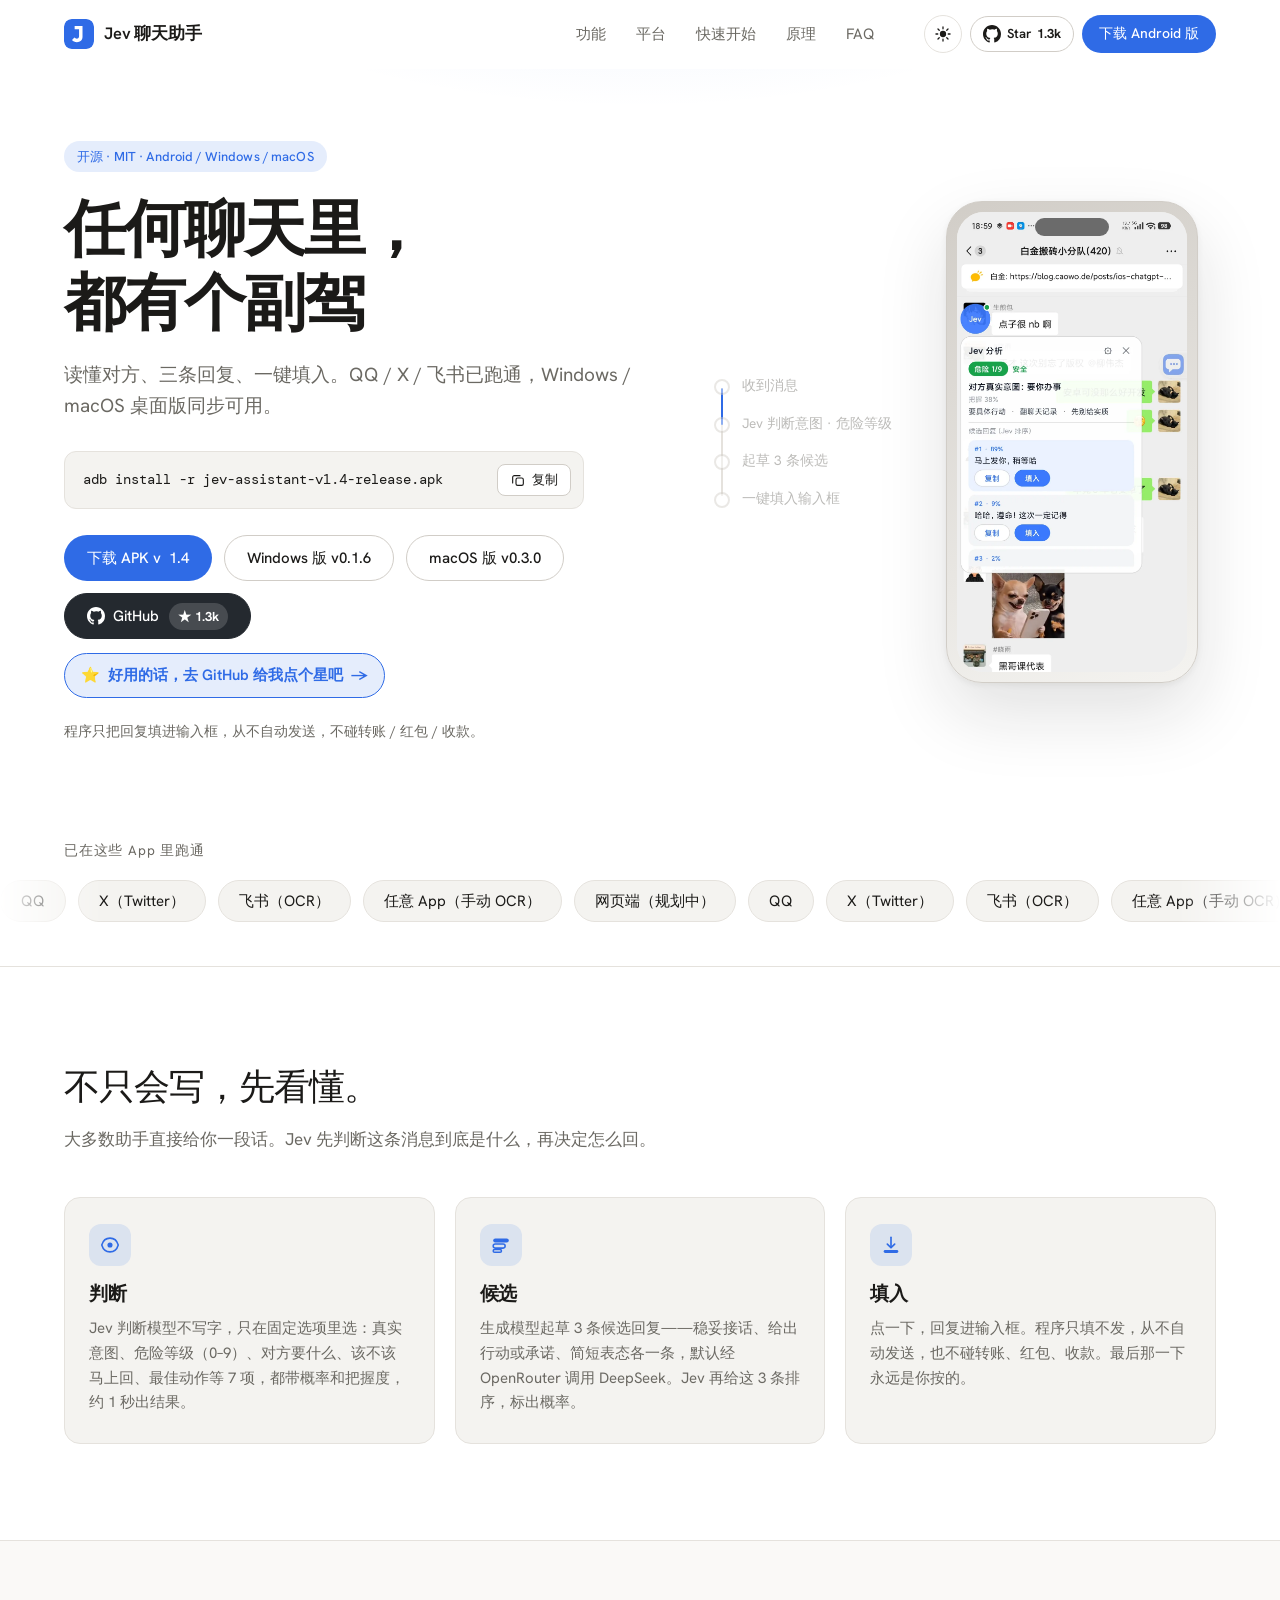
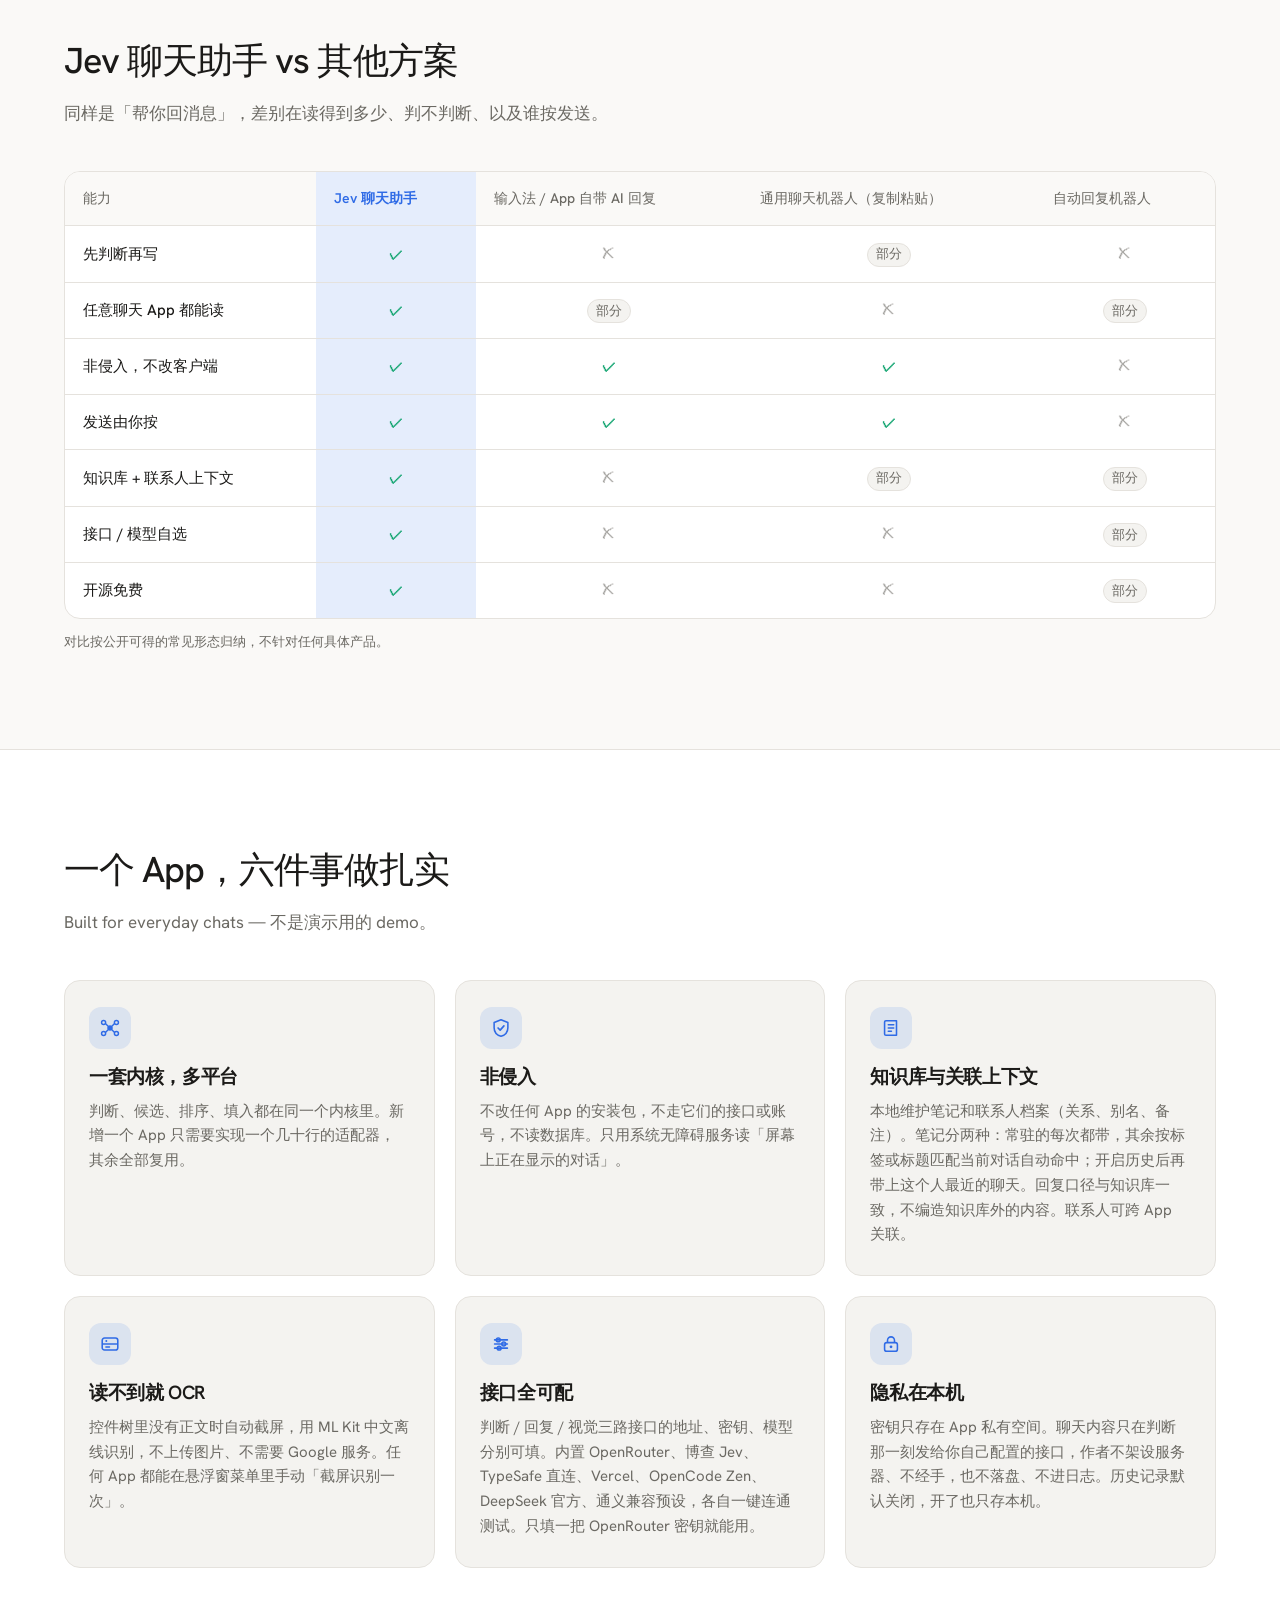
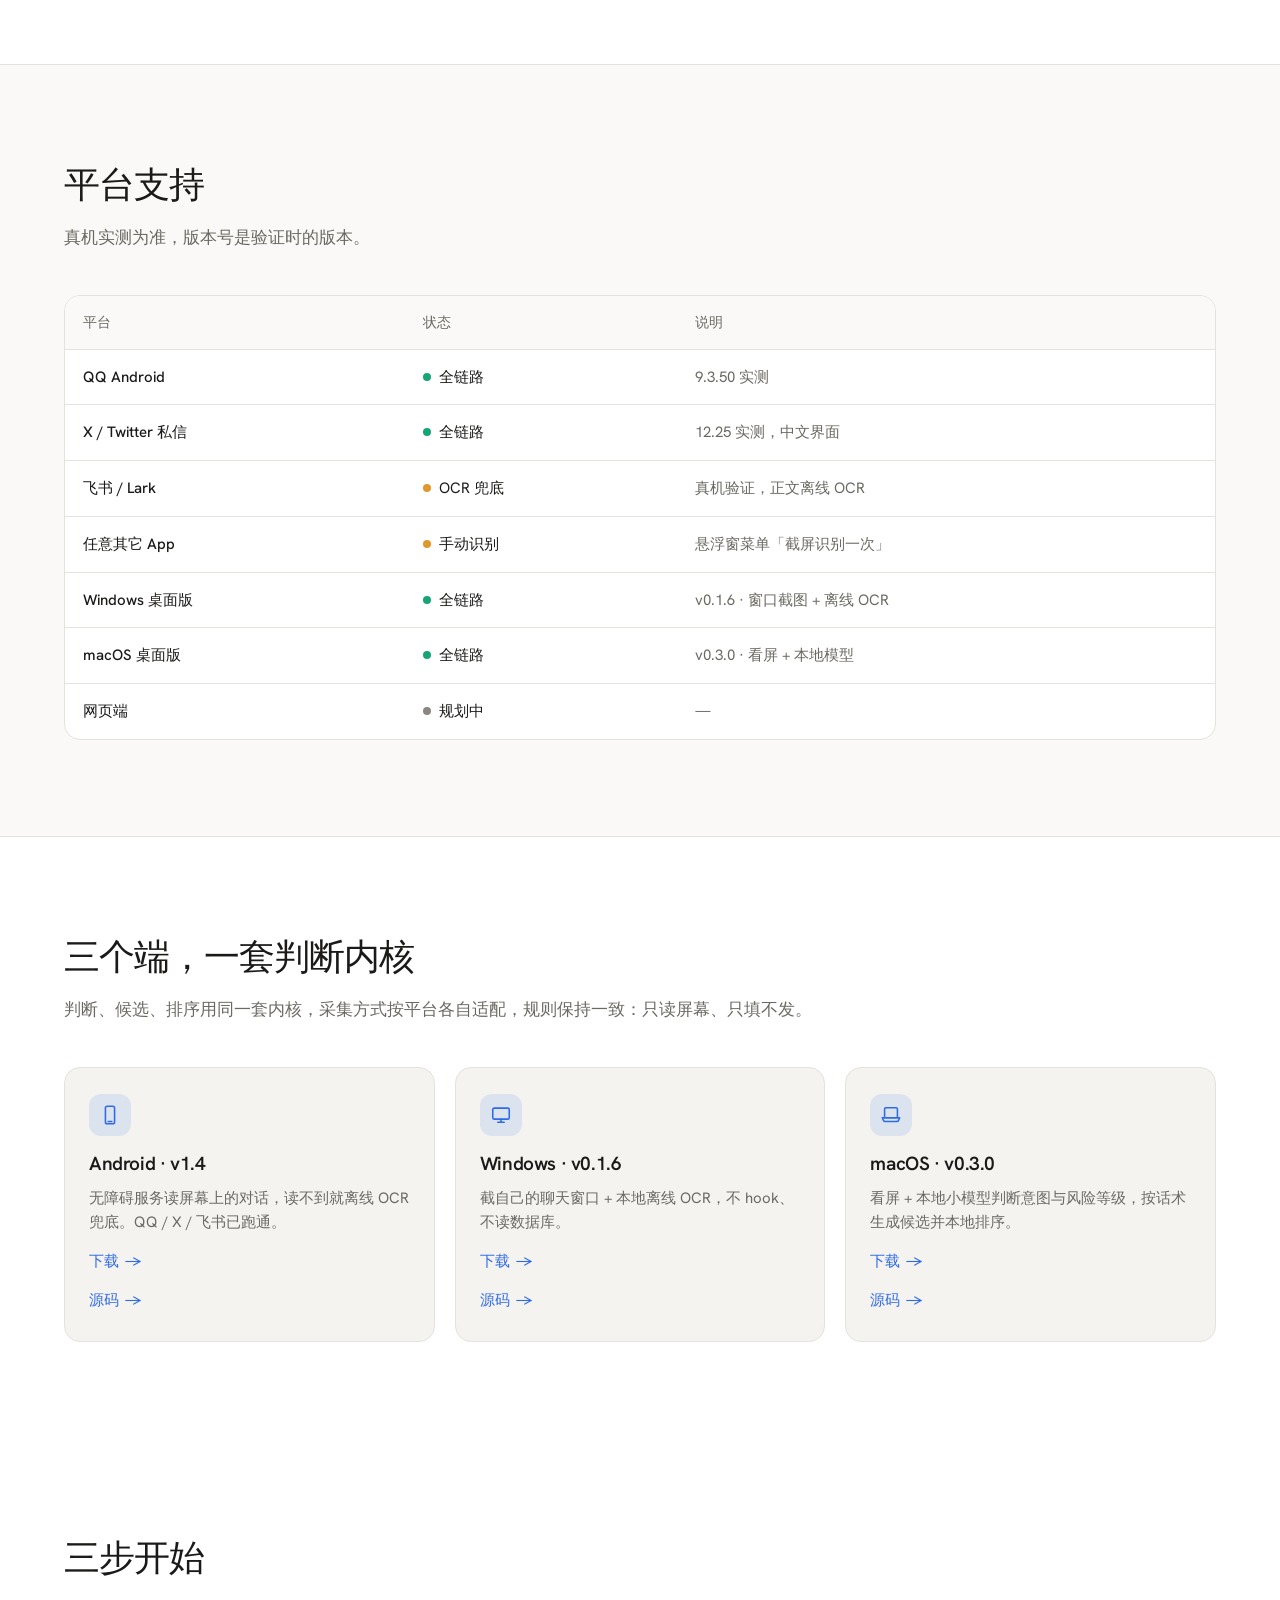
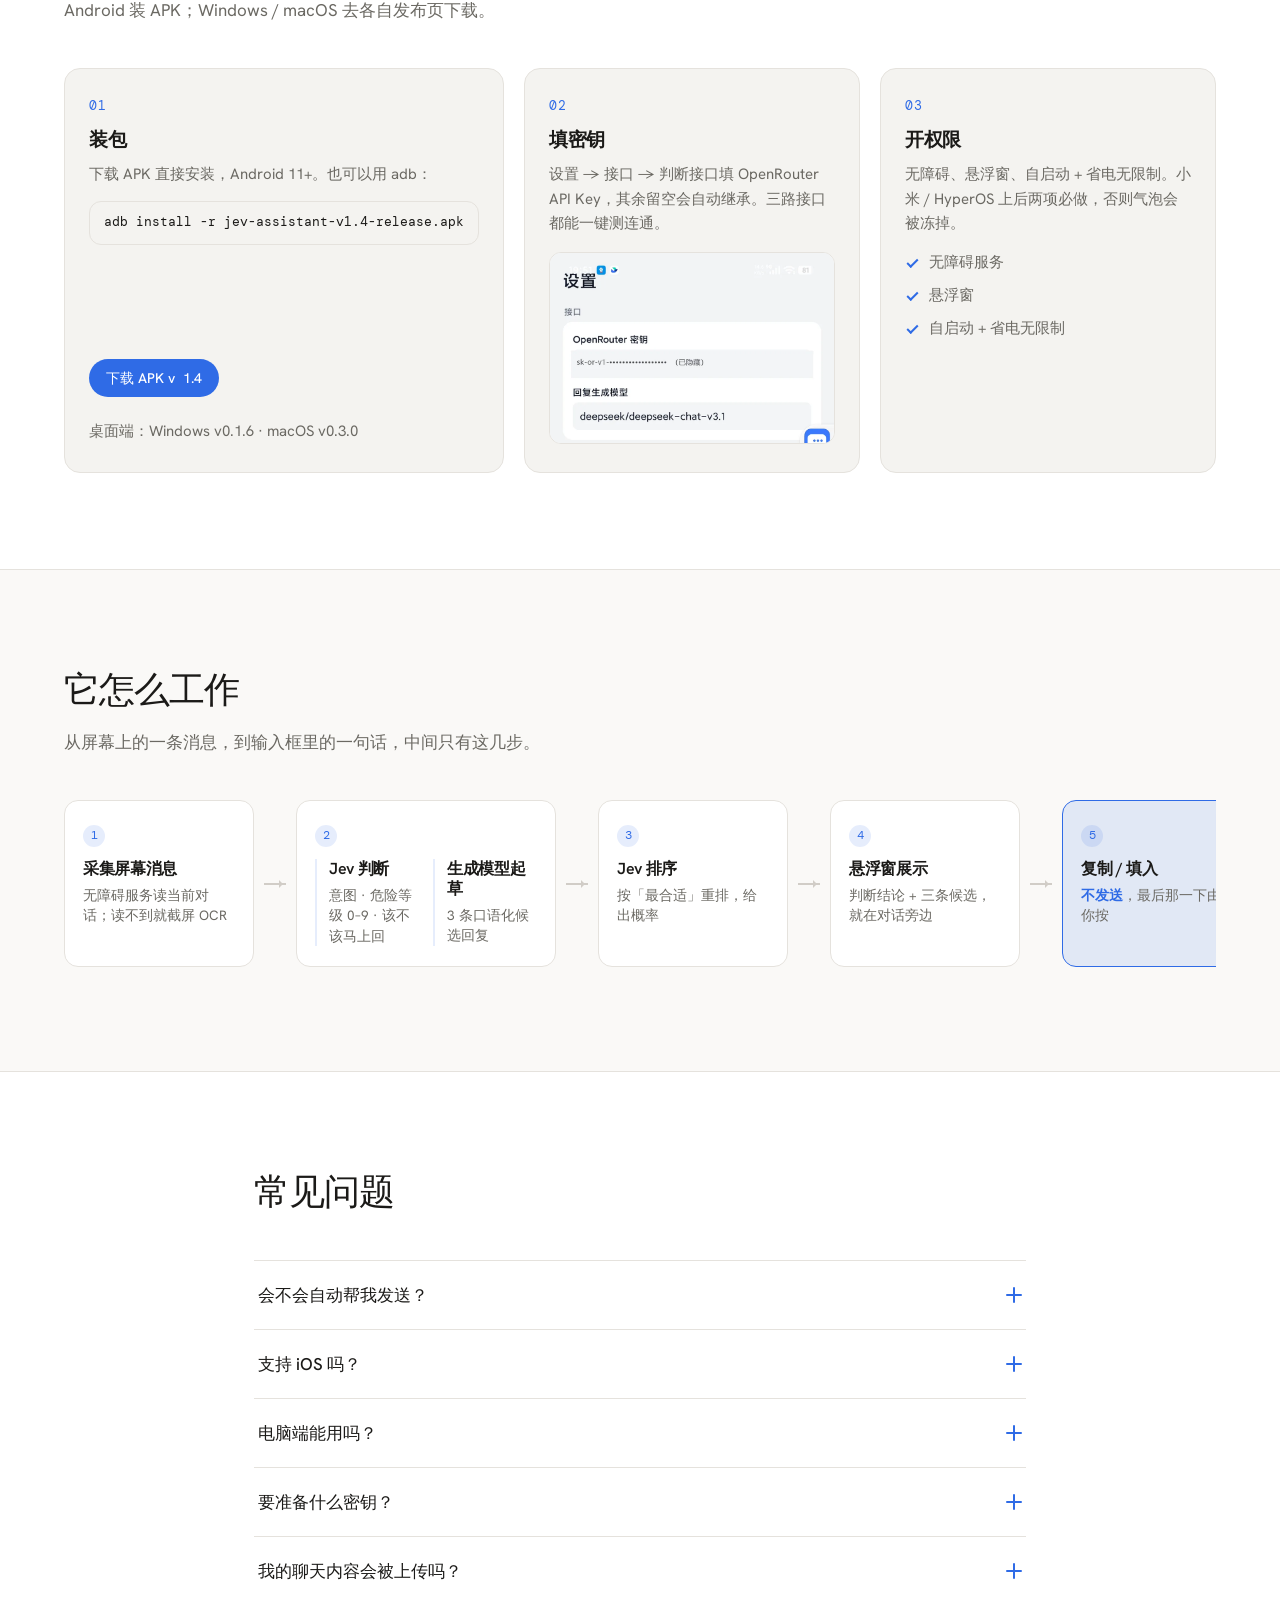
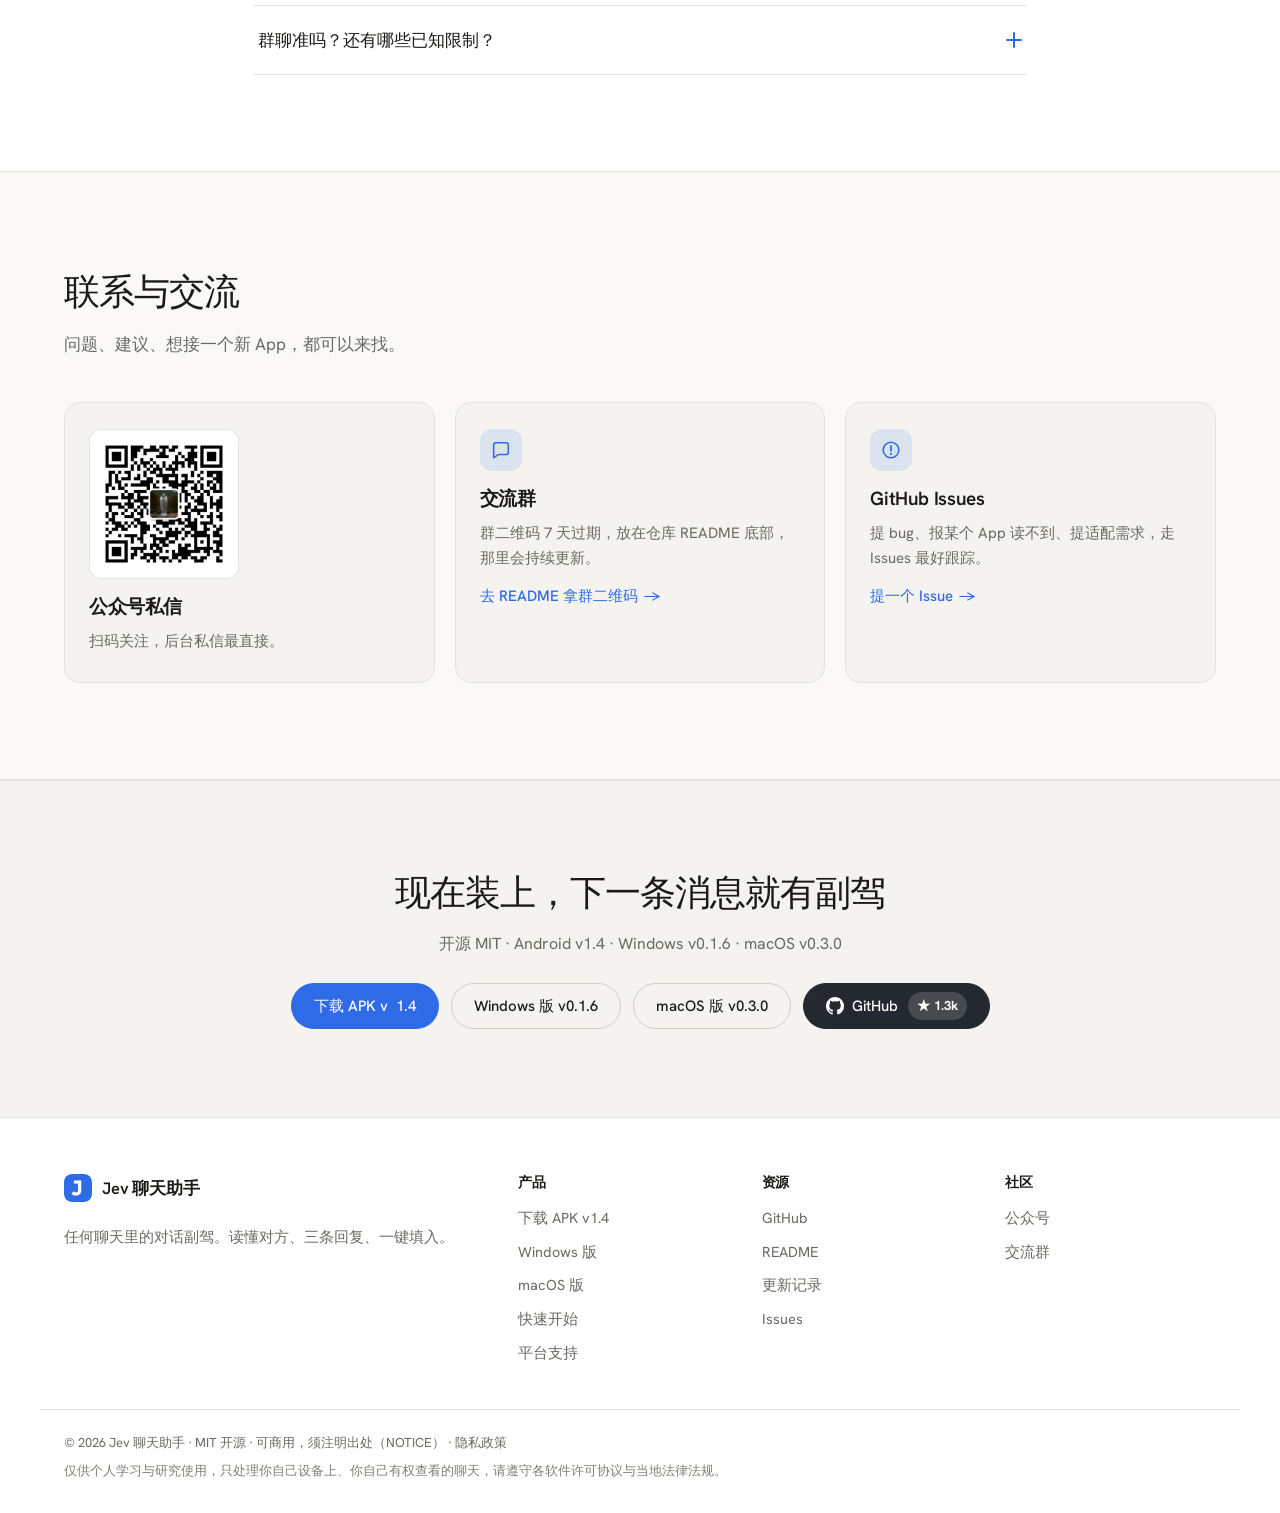
<file: site/index.html>
<!DOCTYPE html>
<html lang="zh-CN" data-theme-init>
<head>
<meta charset="utf-8">
<meta name="viewport" content="width=device-width, initial-scale=1">
<title>Jev 聊天助手 — 任何聊天里的对话副驾</title>
<meta name="description" content="Jev 聊天助手是一个开源 Android / Windows / macOS 三端对话副驾：读懂对方刚发的消息，给出意图与危险等级判断，起草三条候选回复，一键填进输入框。程序只填不发，发不发由你。QQ / X / 飞书已跑通。">
<link rel="icon" href="assets/favicon.svg" type="image/svg+xml">
<meta property="og:type" content="website">
<meta property="og:url" content="https://chatjevs.com/">
<meta property="og:title" content="Jev 聊天助手 — 任何聊天里的对话副驾">
<meta property="og:description" content="读懂对方、三条回复、一键填入。开源 MIT，Android / Windows / macOS 三端。程序只填不发。">
<meta property="og:image" content="https://chatjevs.com/assets/og.png">
<meta property="og:site_name" content="Jev 聊天助手">
<meta name="twitter:card" content="summary_large_image">
<meta name="twitter:title" content="Jev 聊天助手 — 任何聊天里的对话副驾">
<meta name="twitter:description" content="读懂对方、三条回复、一键填入。开源 MIT，Android / Windows / macOS 三端。">
<meta name="twitter:image" content="https://chatjevs.com/assets/og.png">
<script>
  window.JEV = {
    version: "1.4",
    apkUrl: "https://github.com/jev-chat/jev-chat-jarvis/raw/main/apk/jev-assistant-v1.4-release.apk",
    repo: "https://github.com/jev-chat/jev-chat-jarvis"
  };
  // 提前应用主题，避免首屏闪白
  (function () {
    try {
      var t = localStorage.getItem("jev-theme");
      if (t === "dark" || t === "light") document.documentElement.setAttribute("data-theme", t);
    } catch (e) {}
  })();
</script>
<link rel="preconnect" href="https://fonts.googleapis.com">
<link rel="preconnect" href="https://fonts.gstatic.com" crossorigin>
<link rel="stylesheet" href="https://fonts.googleapis.com/css2?family=Hanken+Grotesk:wght@400;500;600&family=DM+Mono:wght@400;500&display=swap" media="print" onload="this.media='all'">
<noscript><link rel="stylesheet" href="https://fonts.googleapis.com/css2?family=Hanken+Grotesk:wght@400;500;600&family=DM+Mono:wght@400;500&display=swap"></noscript>
<link rel="stylesheet" href="style.css?v=20260923b">
  <!-- 访问统计（自建 Umami，无 cookie） -->
  <script defer src="https://umami.jisikeji.cn/script.js" data-website-id="e294ceb6-4001-47a0-a18b-d225cd09017a"></script>
</head>
<body>

<a class="skip-link" href="#main">跳到主要内容</a>

<header class="nav" id="nav">
  <div class="wrap nav-inner">
    <a class="brand" href="#top" aria-label="Jev 聊天助手 首页">
      <img src="assets/favicon.svg" alt="" width="30" height="30" class="brand-mark">
      <span class="brand-name">Jev 聊天助手</span>
    </a>

    <nav class="nav-menu" id="navMenu" aria-label="主导航">
      <a href="#features">功能</a>
      <a href="#platforms">平台</a>
      <a href="#start">快速开始</a>
      <a href="#how">原理</a>
      <a href="#faq">FAQ</a>
    </nav>

    <div class="nav-actions">
      <button class="icon-btn" id="themeBtn" type="button" aria-label="切换深浅色主题" title="切换深浅色">
        <svg class="ico-sun" viewBox="0 0 24 24" width="18" height="18" aria-hidden="true"><circle cx="12" cy="12" r="4.2" fill="currentColor"/><g stroke="currentColor" stroke-width="1.7" stroke-linecap="round"><path d="M12 2.6v2.4M12 19v2.4M2.6 12h2.4M19 12h2.4M5.3 5.3l1.7 1.7M17 17l1.7 1.7M18.7 5.3L17 7M7 17l-1.7 1.7"/></g></svg>
        <svg class="ico-moon" viewBox="0 0 24 24" width="18" height="18" aria-hidden="true"><path d="M20 14.4A8.6 8.6 0 1 1 9.6 4a7 7 0 0 0 10.4 10.4z" fill="currentColor"/></svg>
      </button>
      <a class="nav-star" data-jev-repo href="#" target="_blank" rel="noopener" aria-label="GitHub 仓库，点个 Star" title="好用的话点个 Star"><svg viewBox="0 0 16 16" width="18" height="18" aria-hidden="true"><path fill="currentColor" d="M8 0C3.58 0 0 3.58 0 8c0 3.54 2.29 6.53 5.47 7.59.4.07.55-.17.55-.38 0-.19-.01-.82-.01-1.49-2.01.37-2.53-.49-2.69-.94-.09-.23-.48-.94-.82-1.13-.28-.15-.68-.52-.01-.53.63-.01 1.08.58 1.23.82.72 1.21 1.87.87 2.33.66.07-.52.28-.87.51-1.07-1.78-.2-3.64-.89-3.64-3.95 0-.87.31-1.59.82-2.15-.08-.2-.36-1.02.08-2.12 0 0 .67-.21 2.2.82a7.4 7.4 0 0 1 2-.27c.68 0 1.36.09 2 .27 1.53-1.04 2.2-.82 2.2-.82.44 1.1.16 1.92.08 2.12.51.56.82 1.27.82 2.15 0 3.07-1.87 3.75-3.65 3.95.29.25.54.73.54 1.48 0 1.07-.01 1.93-.01 2.2 0 .21.15.46.55.38A8.01 8.01 0 0 0 16 8c0-4.42-3.58-8-8-8z"/></svg><span class="nav-star-text">Star</span><b data-jev-stars>1.3k</b></a>
      <a class="btn btn-primary btn-sm nav-cta" data-jev-apk href="#">下载 Android 版</a>
      <button class="icon-btn burger" id="burger" type="button" aria-label="打开菜单" aria-expanded="false" aria-controls="navMenu">
        <svg viewBox="0 0 24 24" width="20" height="20" aria-hidden="true"><g stroke="currentColor" stroke-width="1.8" stroke-linecap="round"><path d="M3.5 7h17M3.5 12h17M3.5 17h17"/></g></svg>
      </button>
    </div>
  </div>
</header>

<main id="main">

<!-- ===================== HERO ===================== -->
<section class="hero" id="top">
  <div class="wrap hero-grid">
    <div class="hero-copy">
      <span class="eyebrow reveal">开源 · MIT · Android / Windows / macOS</span>
      <h1 class="hero-title reveal">任何聊天里，<br>都有个副驾</h1>
      <p class="hero-sub reveal">读懂对方、三条回复、一键填入。QQ / X / 飞书已跑通，Windows / macOS 桌面版同步可用。</p>

      <div class="cmd reveal" role="group" aria-label="安装命令">
        <code id="cmdText">adb install -r jev-assistant-v<span data-jev-version>1.2</span>-release.apk</code>
        <button class="cmd-copy" id="copyBtn" type="button" aria-label="复制命令">
          <svg viewBox="0 0 24 24" width="16" height="16" aria-hidden="true"><rect x="9" y="9" width="11" height="11" rx="2.5" fill="none" stroke="currentColor" stroke-width="1.7"/><path d="M15 5.5H6.5A2.5 2.5 0 0 0 4 8v8.5" fill="none" stroke="currentColor" stroke-width="1.7" stroke-linecap="round"/></svg>
          <span class="cmd-copy-label">复制</span>
        </button>
      </div>

      <div class="hero-btns reveal">
        <a class="btn btn-primary" data-jev-apk href="#">下载 APK v<span data-jev-version>1.2</span></a>
        <a class="btn btn-ghost" href="https://github.com/jev-chat/jev-chat-windows/releases" target="_blank" rel="noopener">Windows 版 v0.1.6</a>
        <a class="btn btn-ghost" href="https://github.com/jev-chat/jev-chat-jarvis-mac/releases" target="_blank" rel="noopener">macOS 版 v0.3.0</a>
        <a class="btn btn-star" data-jev-repo href="#" target="_blank" rel="noopener" title="到 GitHub 点个 Star"><svg viewBox="0 0 16 16" width="18" height="18" aria-hidden="true"><path fill="currentColor" d="M8 0C3.58 0 0 3.58 0 8c0 3.54 2.29 6.53 5.47 7.59.4.07.55-.17.55-.38 0-.19-.01-.82-.01-1.49-2.01.37-2.53-.49-2.69-.94-.09-.23-.48-.94-.82-1.13-.28-.15-.68-.52-.01-.53.63-.01 1.08.58 1.23.82.72 1.21 1.87.87 2.33.66.07-.52.28-.87.51-1.07-1.78-.2-3.64-.89-3.64-3.95 0-.87.31-1.59.82-2.15-.08-.2-.36-1.02.08-2.12 0 0 .67-.21 2.2.82a7.4 7.4 0 0 1 2-.27c.68 0 1.36.09 2 .27 1.53-1.04 2.2-.82 2.2-.82.44 1.1.16 1.92.08 2.12.51.56.82 1.27.82 2.15 0 3.07-1.87 3.75-3.65 3.95.29.25.54.73.54 1.48 0 1.07-.01 1.93-.01 2.2 0 .21.15.46.55.38A8.01 8.01 0 0 0 16 8c0-4.42-3.58-8-8-8z"/></svg><span>GitHub</span><span class="star-count" aria-label="Star 数"><span aria-hidden="true">★</span> <b data-jev-stars>1.3k</b></span></a>
      </div>

      <p class="star-callout reveal"><a data-jev-repo href="#" target="_blank" rel="noopener"><span class="star-callout-ico" aria-hidden="true">⭐</span>好用的话，去 GitHub 给我点个星吧<span class="star-callout-arrow" aria-hidden="true">→</span></a></p>

      <p class="hero-note reveal">程序只把回复填进输入框，从不自动发送，不碰转账 / 红包 / 收款。</p>
    </div>

    <div class="hero-visual reveal">
      <div class="pipeline" aria-hidden="true">
        <div class="pl-step pl-1"><span class="pl-dot"></span>收到消息</div>
        <div class="pl-step pl-2"><span class="pl-dot"></span>Jev 判断意图 · 危险等级</div>
        <div class="pl-step pl-3"><span class="pl-dot"></span>起草 3 条候选</div>
        <div class="pl-step pl-4"><span class="pl-dot"></span>一键填入输入框</div>
        <div class="pl-line"><i></i></div>
      </div>

      <div class="phone">
        <div class="phone-frame">
          <div class="phone-notch"></div>
          <img src="assets/overlay.webp" alt="Jev 聊天助手悬浮窗实拍：显示对方意图判断与三条候选回复" width="900" height="2002" loading="eager" decoding="async">
        </div>
        <div class="phone-glow" aria-hidden="true"></div>
      </div>
    </div>
  </div>
</section>

<!-- ===================== MARQUEE ===================== -->
<section class="marquee-sec">
  <div class="wrap"><p class="marquee-title">已在这些 App 里跑通</p></div>
  <div class="marquee" aria-label="已支持的应用：QQ、X（Twitter）、飞书、任意 App、网页端规划中">
    <div class="marquee-track">
      <span class="chip">QQ</span><span class="chip">X（Twitter）</span><span class="chip">飞书（OCR）</span><span class="chip">任意 App（手动 OCR）</span><span class="chip">网页端（规划中）</span>
      <span class="chip">QQ</span><span class="chip">X（Twitter）</span><span class="chip">飞书（OCR）</span><span class="chip">任意 App（手动 OCR）</span><span class="chip">网页端（规划中）</span>
      <span class="chip">QQ</span><span class="chip">X（Twitter）</span><span class="chip">飞书（OCR）</span><span class="chip">任意 App（手动 OCR）</span><span class="chip">网页端（规划中）</span>
    </div>
  </div>
</section>

<!-- ===================== VALUE ===================== -->
<section class="sec" id="value">
  <div class="wrap">
    <div class="sec-head">
      <h2 class="reveal">不只会写，先看懂。</h2>
      <p class="sec-lead reveal">大多数助手直接给你一段话。Jev 先判断这条消息到底是什么，再决定怎么回。</p>
    </div>

    <div class="grid grid-3">
      <article class="card reveal">
        <span class="card-ico">
          <svg viewBox="0 0 24 24" width="22" height="22" aria-hidden="true"><path d="M12 4.5c4.4 0 7.8 3.4 9 7.5-1.2 4.1-4.6 7.5-9 7.5S4.2 16.1 3 12c1.2-4.1 4.6-7.5 9-7.5z" fill="none" stroke="currentColor" stroke-width="1.7"/><circle cx="12" cy="12" r="2.8" fill="currentColor"/></svg>
        </span>
        <h3>判断</h3>
        <p>Jev 判断模型不写字，只在固定选项里选：真实意图、危险等级（0–9）、对方要什么、该不该马上回、最佳动作等 7 项，都带概率和把握度，约 1 秒出结果。</p>
      </article>

      <article class="card reveal">
        <span class="card-ico">
          <svg viewBox="0 0 24 24" width="22" height="22" aria-hidden="true"><rect x="3.5" y="5" width="17" height="4.4" rx="2.2" fill="currentColor"/><rect x="3.5" y="11" width="13" height="4.4" rx="2.2" fill="none" stroke="currentColor" stroke-width="1.7"/><rect x="3.5" y="17" width="9" height="3" rx="1.5" fill="none" stroke="currentColor" stroke-width="1.7"/></svg>
        </span>
        <h3>候选</h3>
        <p>生成模型起草 3 条候选回复——稳妥接话、给出行动或承诺、简短表态各一条，默认经 OpenRouter 调用 DeepSeek。Jev 再给这 3 条排序，标出概率。</p>
      </article>

      <article class="card reveal">
        <span class="card-ico">
          <svg viewBox="0 0 24 24" width="22" height="22" aria-hidden="true"><path d="M12 3.5v11" fill="none" stroke="currentColor" stroke-width="1.8" stroke-linecap="round"/><path d="M8 11l4 4 4-4" fill="none" stroke="currentColor" stroke-width="1.8" stroke-linecap="round" stroke-linejoin="round"/><rect x="4" y="17.5" width="16" height="3.2" rx="1.6" fill="currentColor"/></svg>
        </span>
        <h3>填入</h3>
        <p>点一下，回复进输入框。程序只填不发，从不自动发送，也不碰转账、红包、收款。最后那一下永远是你按的。</p>
      </article>
    </div>
  </div>
</section>

<!-- ===================== COMPARE ===================== -->
<section class="sec sec-alt" id="compare">
  <div class="wrap">
    <div class="sec-head">
      <h2 class="reveal">Jev 聊天助手 vs 其他方案</h2>
      <p class="sec-lead reveal">同样是「帮你回消息」，差别在读得到多少、判不判断、以及谁按发送。</p>
    </div>

    <div class="table-scroll reveal">
      <table class="cmp">
        <thead>
          <tr>
            <th scope="col" class="cmp-row-head">能力</th>
            <th scope="col" class="cmp-us">Jev 聊天助手</th>
            <th scope="col">输入法 / App 自带 AI 回复</th>
            <th scope="col">通用聊天机器人（复制粘贴）</th>
            <th scope="col">自动回复机器人</th>
          </tr>
        </thead>
        <tbody>
          <tr>
            <th scope="row">先判断再写</th>
            <td class="cmp-us"><span class="mk yes">✓</span></td>
            <td><span class="mk no">✗</span></td>
            <td><span class="mk part">部分</span></td>
            <td><span class="mk no">✗</span></td>
          </tr>
          <tr>
            <th scope="row">任意聊天 App 都能读</th>
            <td class="cmp-us"><span class="mk yes">✓</span></td>
            <td><span class="mk part">部分</span></td>
            <td><span class="mk no">✗</span></td>
            <td><span class="mk part">部分</span></td>
          </tr>
          <tr>
            <th scope="row">非侵入，不改客户端</th>
            <td class="cmp-us"><span class="mk yes">✓</span></td>
            <td><span class="mk yes">✓</span></td>
            <td><span class="mk yes">✓</span></td>
            <td><span class="mk no">✗</span></td>
          </tr>
          <tr>
            <th scope="row">发送由你按</th>
            <td class="cmp-us"><span class="mk yes">✓</span></td>
            <td><span class="mk yes">✓</span></td>
            <td><span class="mk yes">✓</span></td>
            <td><span class="mk no">✗</span></td>
          </tr>
          <tr>
            <th scope="row">知识库 + 联系人上下文</th>
            <td class="cmp-us"><span class="mk yes">✓</span></td>
            <td><span class="mk no">✗</span></td>
            <td><span class="mk part">部分</span></td>
            <td><span class="mk part">部分</span></td>
          </tr>
          <tr>
            <th scope="row">接口 / 模型自选</th>
            <td class="cmp-us"><span class="mk yes">✓</span></td>
            <td><span class="mk no">✗</span></td>
            <td><span class="mk no">✗</span></td>
            <td><span class="mk part">部分</span></td>
          </tr>
          <tr>
            <th scope="row">开源免费</th>
            <td class="cmp-us"><span class="mk yes">✓</span></td>
            <td><span class="mk no">✗</span></td>
            <td><span class="mk no">✗</span></td>
            <td><span class="mk part">部分</span></td>
          </tr>
        </tbody>
      </table>
    </div>
    <p class="cmp-foot reveal">对比按公开可得的常见形态归纳，不针对任何具体产品。</p>
  </div>
</section>

<!-- ===================== FEATURES ===================== -->
<section class="sec" id="features">
  <div class="wrap">
    <div class="sec-head">
      <h2 class="reveal">一个 App，六件事做扎实</h2>
      <p class="sec-lead reveal">Built for everyday chats — 不是演示用的 demo。</p>
    </div>

    <div class="grid grid-3">
      <article class="card reveal">
        <span class="card-ico">
          <svg viewBox="0 0 24 24" width="22" height="22" aria-hidden="true"><circle cx="12" cy="12" r="3" fill="currentColor"/><circle cx="5" cy="6" r="2.2" fill="none" stroke="currentColor" stroke-width="1.6"/><circle cx="19" cy="6" r="2.2" fill="none" stroke="currentColor" stroke-width="1.6"/><circle cx="5" cy="18" r="2.2" fill="none" stroke="currentColor" stroke-width="1.6"/><circle cx="19" cy="18" r="2.2" fill="none" stroke="currentColor" stroke-width="1.6"/><path d="M7 7l3 3M17 7l-3 3M7 17l3-3M17 17l-3-3" stroke="currentColor" stroke-width="1.5"/></svg>
        </span>
        <h3>一套内核，多平台</h3>
        <p>判断、候选、排序、填入都在同一个内核里。新增一个 App 只需要实现一个几十行的适配器，其余全部复用。</p>
      </article>

      <article class="card reveal">
        <span class="card-ico">
          <svg viewBox="0 0 24 24" width="22" height="22" aria-hidden="true"><path d="M12 3l7.5 3v5.6c0 4.3-3 8-7.5 9.4C7.5 19.6 4.5 15.9 4.5 11.6V6z" fill="none" stroke="currentColor" stroke-width="1.7" stroke-linejoin="round"/><path d="M8.8 12l2.3 2.3 4.1-4.6" fill="none" stroke="currentColor" stroke-width="1.8" stroke-linecap="round" stroke-linejoin="round"/></svg>
        </span>
        <h3>非侵入</h3>
        <p>不改任何 App 的安装包，不走它们的接口或账号，不读数据库。只用系统无障碍服务读「屏幕上正在显示的对话」。</p>
      </article>

      <article class="card reveal">
        <span class="card-ico">
          <svg viewBox="0 0 24 24" width="22" height="22" aria-hidden="true"><path d="M5 5.5A1.5 1.5 0 0 1 6.5 4H18v16H6.5A1.5 1.5 0 0 1 5 18.5z" fill="none" stroke="currentColor" stroke-width="1.7" stroke-linejoin="round"/><path d="M9 8.5h6M9 12h6M9 15.5h3.5" stroke="currentColor" stroke-width="1.6" stroke-linecap="round"/></svg>
        </span>
        <h3>知识库与关联上下文</h3>
        <p>本地维护笔记和联系人档案（关系、别名、备注）。笔记分两种：常驻的每次都带，其余按标签或标题匹配当前对话自动命中；开启历史后再带上这个人最近的聊天。回复口径与知识库一致，不编造知识库外的内容。联系人可跨 App 关联。</p>
      </article>

      <article class="card reveal">
        <span class="card-ico">
          <svg viewBox="0 0 24 24" width="22" height="22" aria-hidden="true"><rect x="3.5" y="5.5" width="17" height="13" rx="2.5" fill="none" stroke="currentColor" stroke-width="1.7"/><path d="M3.5 12h17" stroke="currentColor" stroke-width="1.6"/><circle cx="8" cy="8.7" r="1.1" fill="currentColor"/><path d="M7.5 15.3h4" stroke="currentColor" stroke-width="1.6" stroke-linecap="round"/></svg>
        </span>
        <h3>读不到就 OCR</h3>
        <p>控件树里没有正文时自动截屏，用 ML Kit 中文离线识别，不上传图片、不需要 Google 服务。任何 App 都能在悬浮窗菜单里手动「截屏识别一次」。</p>
      </article>

      <article class="card reveal">
        <span class="card-ico">
          <svg viewBox="0 0 24 24" width="22" height="22" aria-hidden="true"><path d="M5 7.5h14M5 12h14M5 16.5h14" stroke="currentColor" stroke-width="1.7" stroke-linecap="round"/><circle cx="9" cy="7.5" r="2.1" fill="none" stroke="currentColor" stroke-width="1.7"/><circle cx="15" cy="12" r="2.1" fill="none" stroke="currentColor" stroke-width="1.7"/><circle cx="10" cy="16.5" r="2.1" fill="none" stroke="currentColor" stroke-width="1.7"/></svg>
        </span>
        <h3>接口全可配</h3>
        <p>判断 / 回复 / 视觉三路接口的地址、密钥、模型分别可填。内置 OpenRouter、博查 Jev、TypeSafe 直连、Vercel、OpenCode Zen、DeepSeek 官方、通义兼容预设，各自一键连通测试。只填一把 OpenRouter 密钥就能用。</p>
      </article>

      <article class="card reveal">
        <span class="card-ico">
          <svg viewBox="0 0 24 24" width="22" height="22" aria-hidden="true"><rect x="5" y="10.5" width="14" height="9.5" rx="2.4" fill="none" stroke="currentColor" stroke-width="1.7"/><path d="M8.2 10.5V8a3.8 3.8 0 0 1 7.6 0v2.5" fill="none" stroke="currentColor" stroke-width="1.7"/><circle cx="12" cy="15" r="1.5" fill="currentColor"/></svg>
        </span>
        <h3>隐私在本机</h3>
        <p>密钥只存在 App 私有空间。聊天内容只在判断那一刻发给你自己配置的接口，作者不架设服务器、不经手，也不落盘、不进日志。历史记录默认关闭，开了也只存本机。</p>
      </article>
    </div>
  </div>
</section>

<!-- ===================== PLATFORMS ===================== -->
<section class="sec sec-alt" id="platforms">
  <div class="wrap">
    <div class="sec-head">
      <h2 class="reveal">平台支持</h2>
      <p class="sec-lead reveal">真机实测为准，版本号是验证时的版本。</p>
    </div>

    <div class="table-scroll reveal">
      <table class="plat">
        <thead>
          <tr><th scope="col">平台</th><th scope="col">状态</th><th scope="col">说明</th></tr>
        </thead>
        <tbody>
          <tr><th scope="row">QQ Android</th><td><span class="dot ok"></span>全链路</td><td>9.3.50 实测</td></tr>
          <tr><th scope="row">X / Twitter 私信</th><td><span class="dot ok"></span>全链路</td><td>12.25 实测，中文界面</td></tr>
          <tr><th scope="row">飞书 / Lark</th><td><span class="dot wip"></span>OCR 兜底</td><td>真机验证，正文离线 OCR</td></tr>
          <tr><th scope="row">任意其它 App</th><td><span class="dot wip"></span>手动识别</td><td>悬浮窗菜单「截屏识别一次」</td></tr>
          <tr><th scope="row">Windows 桌面版</th><td><span class="dot ok"></span>全链路</td><td>v0.1.6 · 窗口截图 + 离线 OCR</td></tr>
          <tr><th scope="row">macOS 桌面版</th><td><span class="dot ok"></span>全链路</td><td>v0.3.0 · 看屏 + 本地模型</td></tr>
          <tr><th scope="row">网页端</th><td><span class="dot plan"></span>规划中</td><td>—</td></tr>
        </tbody>
      </table>
    </div>
  </div>
</section>

<!-- ===================== DESKTOP ===================== -->
<section class="sec" id="desktop">
  <div class="wrap">
    <div class="sec-head">
      <h2 class="reveal">三个端，一套判断内核</h2>
      <p class="sec-lead reveal">判断、候选、排序用同一套内核，采集方式按平台各自适配，规则保持一致：只读屏幕、只填不发。</p>
    </div>

    <div class="grid grid-3">
      <article class="card contact-card reveal">
        <span class="card-ico">
          <svg viewBox="0 0 24 24" width="22" height="22" aria-hidden="true"><rect x="7" y="2.5" width="10" height="19" rx="2" fill="none" stroke="currentColor" stroke-width="1.7"/><path d="M10 19h4" stroke="currentColor" stroke-width="1.7" stroke-linecap="round"/></svg>
        </span>
        <h3>Android · v1.4</h3>
        <p>无障碍服务读屏幕上的对话，读不到就离线 OCR 兜底。QQ / X / 飞书已跑通。</p>
        <a class="link-arrow" data-jev-apk href="#">下载</a>
        <a class="link-arrow" data-jev-repo href="#" target="_blank" rel="noopener">源码</a>
      </article>

      <article class="card contact-card reveal">
        <span class="card-ico">
          <svg viewBox="0 0 24 24" width="22" height="22" aria-hidden="true"><rect x="3" y="4.5" width="18" height="12" rx="1.6" fill="none" stroke="currentColor" stroke-width="1.7"/><path d="M8.5 20h7M12 16.5V20" stroke="currentColor" stroke-width="1.7" stroke-linecap="round"/></svg>
        </span>
        <h3>Windows · v0.1.6</h3>
        <p>截自己的聊天窗口 + 本地离线 OCR，不 hook、不读数据库。</p>
        <a class="link-arrow" href="https://github.com/jev-chat/jev-chat-windows/releases" target="_blank" rel="noopener">下载</a>
        <a class="link-arrow" href="https://github.com/jev-chat/jev-chat-windows" target="_blank" rel="noopener">源码</a>
      </article>

      <article class="card contact-card reveal">
        <span class="card-ico">
          <svg viewBox="0 0 24 24" width="22" height="22" aria-hidden="true"><path d="M5 5.5A1.5 1.5 0 0 1 6.5 4h11A1.5 1.5 0 0 1 19 5.5V15H5z" fill="none" stroke="currentColor" stroke-width="1.7" stroke-linejoin="round"/><path d="M2.5 15h19l-1.4 3.1a1.7 1.7 0 0 1-1.55 1H5.45a1.7 1.7 0 0 1-1.55-1z" fill="none" stroke="currentColor" stroke-width="1.7" stroke-linejoin="round"/></svg>
        </span>
        <h3>macOS · v0.3.0</h3>
        <p>看屏 + 本地小模型判断意图与风险等级，按话术生成候选并本地排序。</p>
        <a class="link-arrow" href="https://github.com/jev-chat/jev-chat-jarvis-mac/releases" target="_blank" rel="noopener">下载</a>
        <a class="link-arrow" href="https://github.com/jev-chat/jev-chat-jarvis-mac" target="_blank" rel="noopener">源码</a>
      </article>
    </div>
  </div>
</section>

<!-- ===================== START ===================== -->
<section class="sec" id="start">
  <div class="wrap">
    <div class="sec-head">
      <h2 class="reveal">三步开始</h2>
      <p class="sec-lead reveal">Android 装 APK；Windows / macOS 去各自发布页下载。</p>
    </div>

    <div class="grid grid-3 steps">
      <article class="card step reveal">
        <span class="step-no">01</span>
        <h3>装包</h3>
        <p>下载 APK 直接安装，Android 11+。也可以用 adb：</p>
        <div class="cmd cmd-mini">
          <code>adb install -r jev-assistant-v<span data-jev-version>1.2</span>-release.apk</code>
        </div>
        <a class="btn btn-primary btn-sm" data-jev-apk href="#">下载 APK v<span data-jev-version>1.2</span></a>
        <p class="hero-note step-note">桌面端：<a href="https://github.com/jev-chat/jev-chat-windows/releases" target="_blank" rel="noopener">Windows v0.1.6</a> · <a href="https://github.com/jev-chat/jev-chat-jarvis-mac/releases" target="_blank" rel="noopener">macOS v0.3.0</a></p>
      </article>

      <article class="card step reveal">
        <span class="step-no">02</span>
        <h3>填密钥</h3>
        <p>设置 → 接口 → 判断接口填 OpenRouter API Key，其余留空会自动继承。三路接口都能一键测连通。</p>
        <a class="shot" data-jev-repo href="#" target="_blank" rel="noopener" title="设置页">
          <img src="assets/settings.webp" alt="Jev 聊天助手设置页：判断 / 回复 / 视觉三路接口的地址、密钥与模型分别可填" width="900" height="2002" loading="lazy" decoding="async">
        </a>
      </article>

      <article class="card step reveal">
        <span class="step-no">03</span>
        <h3>开权限</h3>
        <p>无障碍、悬浮窗、自启动 + 省电无限制。小米 / HyperOS 上后两项必做，否则气泡会被冻掉。</p>
        <ul class="ticks">
          <li>无障碍服务</li>
          <li>悬浮窗</li>
          <li>自启动 + 省电无限制</li>
        </ul>
      </article>
    </div>
  </div>
</section>

<!-- ===================== HOW ===================== -->
<section class="sec sec-alt" id="how">
  <div class="wrap">
    <div class="sec-head">
      <h2 class="reveal">它怎么工作</h2>
      <p class="sec-lead reveal">从屏幕上的一条消息，到输入框里的一句话，中间只有这几步。</p>
    </div>

    <div class="flow reveal">
      <div class="flow-node">
        <span class="flow-idx">1</span>
        <h4>采集屏幕消息</h4>
        <p>无障碍服务读当前对话；读不到就截屏 OCR</p>
      </div>
      <span class="flow-arrow" aria-hidden="true"></span>
      <div class="flow-node flow-split">
        <span class="flow-idx">2</span>
        <div class="flow-pair">
          <div class="flow-half">
            <h4>Jev 判断</h4>
            <p>意图 · 危险等级 0–9 · 该不该马上回</p>
          </div>
          <div class="flow-half">
            <h4>生成模型起草</h4>
            <p>3 条口语化候选回复</p>
          </div>
        </div>
      </div>
      <span class="flow-arrow" aria-hidden="true"></span>
      <div class="flow-node">
        <span class="flow-idx">3</span>
        <h4>Jev 排序</h4>
        <p>按「最合适」重排，给出概率</p>
      </div>
      <span class="flow-arrow" aria-hidden="true"></span>
      <div class="flow-node">
        <span class="flow-idx">4</span>
        <h4>悬浮窗展示</h4>
        <p>判断结论 + 三条候选，就在对话旁边</p>
      </div>
      <span class="flow-arrow" aria-hidden="true"></span>
      <div class="flow-node flow-end">
        <span class="flow-idx">5</span>
        <h4>复制 / 填入</h4>
        <p><strong>不发送</strong>，最后那一下由你按</p>
      </div>
    </div>
  </div>
</section>

<!-- ===================== FAQ ===================== -->
<section class="sec" id="faq">
  <div class="wrap wrap-narrow">
    <div class="sec-head">
      <h2 class="reveal">常见问题</h2>
    </div>

    <div class="faq reveal">
      <details>
        <summary>会不会自动帮我发送？<span class="acc-ico" aria-hidden="true"></span></summary>
        <div class="faq-body"><p>不会。程序只把回复填进输入框，从不自动发送，也不碰转账、红包、收款。发不发、怎么改，都是你自己决定。</p></div>
      </details>
      <details>
        <summary>支持 iOS 吗？<span class="acc-ico" aria-hidden="true"></span></summary>
        <div class="faq-body"><p>暂不支持 iOS。桌面端已经有独立版本：<a href="https://github.com/jev-chat/jev-chat-windows" target="_blank" rel="noopener">Windows</a>（v0.1.6）、<a href="https://github.com/jev-chat/jev-chat-jarvis-mac" target="_blank" rel="noopener">macOS</a>（v0.3.0），加上 Android（v1.4），各自独立仓库维护。</p></div>
      </details>
      <details>
        <summary>电脑端能用吗？<span class="acc-ico" aria-hidden="true"></span></summary>
        <div class="faq-body"><p>能用。<a href="https://github.com/jev-chat/jev-chat-windows" target="_blank" rel="noopener">Windows 版</a>（v0.1.6）截自己的聊天窗口 + 本地离线 OCR；<a href="https://github.com/jev-chat/jev-chat-jarvis-mac" target="_blank" rel="noopener">macOS 版</a>（v0.3.0）看屏 + 本地小模型判断。网页版暂无规划。</p></div>
      </details>
      <details>
        <summary>要准备什么密钥？<span class="acc-ico" aria-hidden="true"></span></summary>
        <div class="faq-body"><p>最少一把 OpenRouter API Key 就能跑起来：填在「判断接口」，回复和视觉接口留空会自动继承。也可以三路分开配，内置 OpenRouter、博查 Jev、TypeSafe 直连、Vercel、OpenCode Zen、DeepSeek 官方、通义兼容预设，各自一键测连通。Vercel 用 AI Gateway 密钥，OpenCode Zen 用 Zen 密钥，都是 TypeSafe 兼容接口。</p></div>
      </details>
      <details>
        <summary>我的聊天内容会被上传吗？<span class="acc-ico" aria-hidden="true"></span></summary>
        <div class="faq-body"><p>只在判断那一刻，把屏幕上最近几条消息、你填的关系描述发给你自己配置的接口（开了知识库还会带上命中的笔记和联系人备注，开了历史还会带上这个人最近的聊天），之后不落盘、不进日志，作者不架设服务器、不经手。密钥只存在 App 私有空间。历史记录默认关闭，开了也只存在本机。OCR 走的是 ML Kit 中文离线识别，图片不上传。</p></div>
      </details>
      <details>
        <summary>群聊准吗？还有哪些已知限制？<span class="acc-ico" aria-hidden="true"></span></summary>
        <div class="faq-body">
          <ul>
            <li>Jev 主要用英文训练，中文场景的判断质量会波动；题目是按亲密关系里的冲突场景校准的，群聊、工作聊天这类场景准确度会下降。</li>
            <li>群聊目前按一对一的方式分析，多人交叉对话时判断会不准。</li>
            <li>判断给出的是概率，不是确定结论，仅供参考。</li>
            <li>部分国产 ROM 的后台冻结策略可能让悬浮气泡短暂消失，开自启动和省电无限制可缓解。</li>
            <li>X / Twitter 只在中文界面下验证过。</li>
          </ul>
        </div>
      </details>
    </div>
  </div>
</section>

<!-- ===================== CONTACT ===================== -->
<section class="sec sec-alt" id="contact">
  <div class="wrap">
    <div class="sec-head">
      <h2 class="reveal">联系与交流</h2>
      <p class="sec-lead reveal">问题、建议、想接一个新 App，都可以来找。</p>
    </div>

    <div class="contact-grid">
      <article class="card contact-card reveal">
        <img class="qr" src="assets/mp-qr.webp" alt="Jev 聊天助手公众号二维码" width="420" height="420" loading="lazy" decoding="async">
        <h3>公众号私信</h3>
        <p>扫码关注，后台私信最直接。</p>
      </article>

      <article class="card contact-card reveal">
        <span class="card-ico">
          <svg viewBox="0 0 24 24" width="22" height="22" aria-hidden="true"><path d="M4 6.5A2.5 2.5 0 0 1 6.5 4h11A2.5 2.5 0 0 1 20 6.5v8A2.5 2.5 0 0 1 17.5 17H9l-5 3.5z" fill="none" stroke="currentColor" stroke-width="1.7" stroke-linejoin="round"/></svg>
        </span>
        <h3>交流群</h3>
        <p>群二维码 7 天过期，放在仓库 README 底部，那里会持续更新。</p>
        <a class="link-arrow" data-jev-readme href="#" target="_blank" rel="noopener">去 README 拿群二维码</a>
      </article>

      <article class="card contact-card reveal">
        <span class="card-ico">
          <svg viewBox="0 0 24 24" width="22" height="22" aria-hidden="true"><circle cx="12" cy="12" r="8.5" fill="none" stroke="currentColor" stroke-width="1.7"/><path d="M12 7.5v5.2" stroke="currentColor" stroke-width="1.9" stroke-linecap="round"/><circle cx="12" cy="16.3" r="1.2" fill="currentColor"/></svg>
        </span>
        <h3>GitHub Issues</h3>
        <p>提 bug、报某个 App 读不到、提适配需求，走 Issues 最好跟踪。</p>
        <a class="link-arrow" data-jev-issues href="#" target="_blank" rel="noopener">提一个 Issue</a>
      </article>
    </div>
  </div>
</section>

<!-- ===================== CTA ===================== -->
<section class="cta-band">
  <div class="wrap cta-inner reveal">
    <h2>现在装上，下一条消息就有副驾</h2>
    <p>开源 MIT · Android v<span data-jev-version>1.2</span> · Windows v0.1.6 · macOS v0.3.0</p>
    <div class="hero-btns">
      <a class="btn btn-primary" data-jev-apk href="#">下载 APK v<span data-jev-version>1.2</span></a>
      <a class="btn btn-ghost" href="https://github.com/jev-chat/jev-chat-windows/releases" target="_blank" rel="noopener">Windows 版 v0.1.6</a>
      <a class="btn btn-ghost" href="https://github.com/jev-chat/jev-chat-jarvis-mac/releases" target="_blank" rel="noopener">macOS 版 v0.3.0</a>
      <a class="btn btn-star" data-jev-repo href="#" target="_blank" rel="noopener" title="到 GitHub 点个 Star"><svg viewBox="0 0 16 16" width="18" height="18" aria-hidden="true"><path fill="currentColor" d="M8 0C3.58 0 0 3.58 0 8c0 3.54 2.29 6.53 5.47 7.59.4.07.55-.17.55-.38 0-.19-.01-.82-.01-1.49-2.01.37-2.53-.49-2.69-.94-.09-.23-.48-.94-.82-1.13-.28-.15-.68-.52-.01-.53.63-.01 1.08.58 1.23.82.72 1.21 1.87.87 2.33.66.07-.52.28-.87.51-1.07-1.78-.2-3.64-.89-3.64-3.95 0-.87.31-1.59.82-2.15-.08-.2-.36-1.02.08-2.12 0 0 .67-.21 2.2.82a7.4 7.4 0 0 1 2-.27c.68 0 1.36.09 2 .27 1.53-1.04 2.2-.82 2.2-.82.44 1.1.16 1.92.08 2.12.51.56.82 1.27.82 2.15 0 3.07-1.87 3.75-3.65 3.95.29.25.54.73.54 1.48 0 1.07-.01 1.93-.01 2.2 0 .21.15.46.55.38A8.01 8.01 0 0 0 16 8c0-4.42-3.58-8-8-8z"/></svg><span>GitHub</span><span class="star-count" aria-label="Star 数"><span aria-hidden="true">★</span> <b data-jev-stars>1.3k</b></span></a>
    </div>
  </div>
</section>

</main>

<footer class="foot">
  <div class="wrap foot-grid">
    <div class="foot-brand">
      <a class="brand" href="#top">
        <img src="assets/favicon.svg" alt="" width="28" height="28" class="brand-mark">
        <span class="brand-name">Jev 聊天助手</span>
      </a>
      <p class="foot-tag">任何聊天里的对话副驾。读懂对方、三条回复、一键填入。</p>
    </div>

    <nav class="foot-col" aria-label="产品">
      <h4>产品</h4>
      <a data-jev-apk href="#">下载 APK v<span data-jev-version>1.2</span></a>
      <a href="https://github.com/jev-chat/jev-chat-windows/releases" target="_blank" rel="noopener">Windows 版</a>
      <a href="https://github.com/jev-chat/jev-chat-jarvis-mac/releases" target="_blank" rel="noopener">macOS 版</a>
      <a href="#start">快速开始</a>
      <a href="#platforms">平台支持</a>
    </nav>

    <nav class="foot-col" aria-label="资源">
      <h4>资源</h4>
      <a data-jev-repo href="#" target="_blank" rel="noopener">GitHub</a>
      <a data-jev-readme href="#" target="_blank" rel="noopener">README</a>
      <a data-jev-commits href="#" target="_blank" rel="noopener">更新记录</a>
      <a data-jev-issues href="#" target="_blank" rel="noopener">Issues</a>
    </nav>

    <nav class="foot-col" aria-label="社区">
      <h4>社区</h4>
      <a href="#contact">公众号</a>
      <a data-jev-readme href="#" target="_blank" rel="noopener">交流群</a>
    </nav>
  </div>

  <div class="wrap foot-bottom">
    <p>© 2026 Jev 聊天助手 · <a href="https://github.com/jev-chat/jev-chat-jarvis/blob/main/LICENSE" target="_blank" rel="noopener">MIT 开源</a> · 可商用，须注明出处（<a href="https://github.com/jev-chat/jev-chat-jarvis/blob/main/NOTICE" target="_blank" rel="noopener">NOTICE</a>） · <a href="privacy.html">隐私政策</a></p>
    <p class="disclaimer">仅供个人学习与研究使用，只处理你自己设备上、你自己有权查看的聊天，请遵守各软件许可协议与当地法律法规。</p>
  </div>
</footer>

<script src="main.js?v=20260923b"></script>
</body>
</html>
</file>
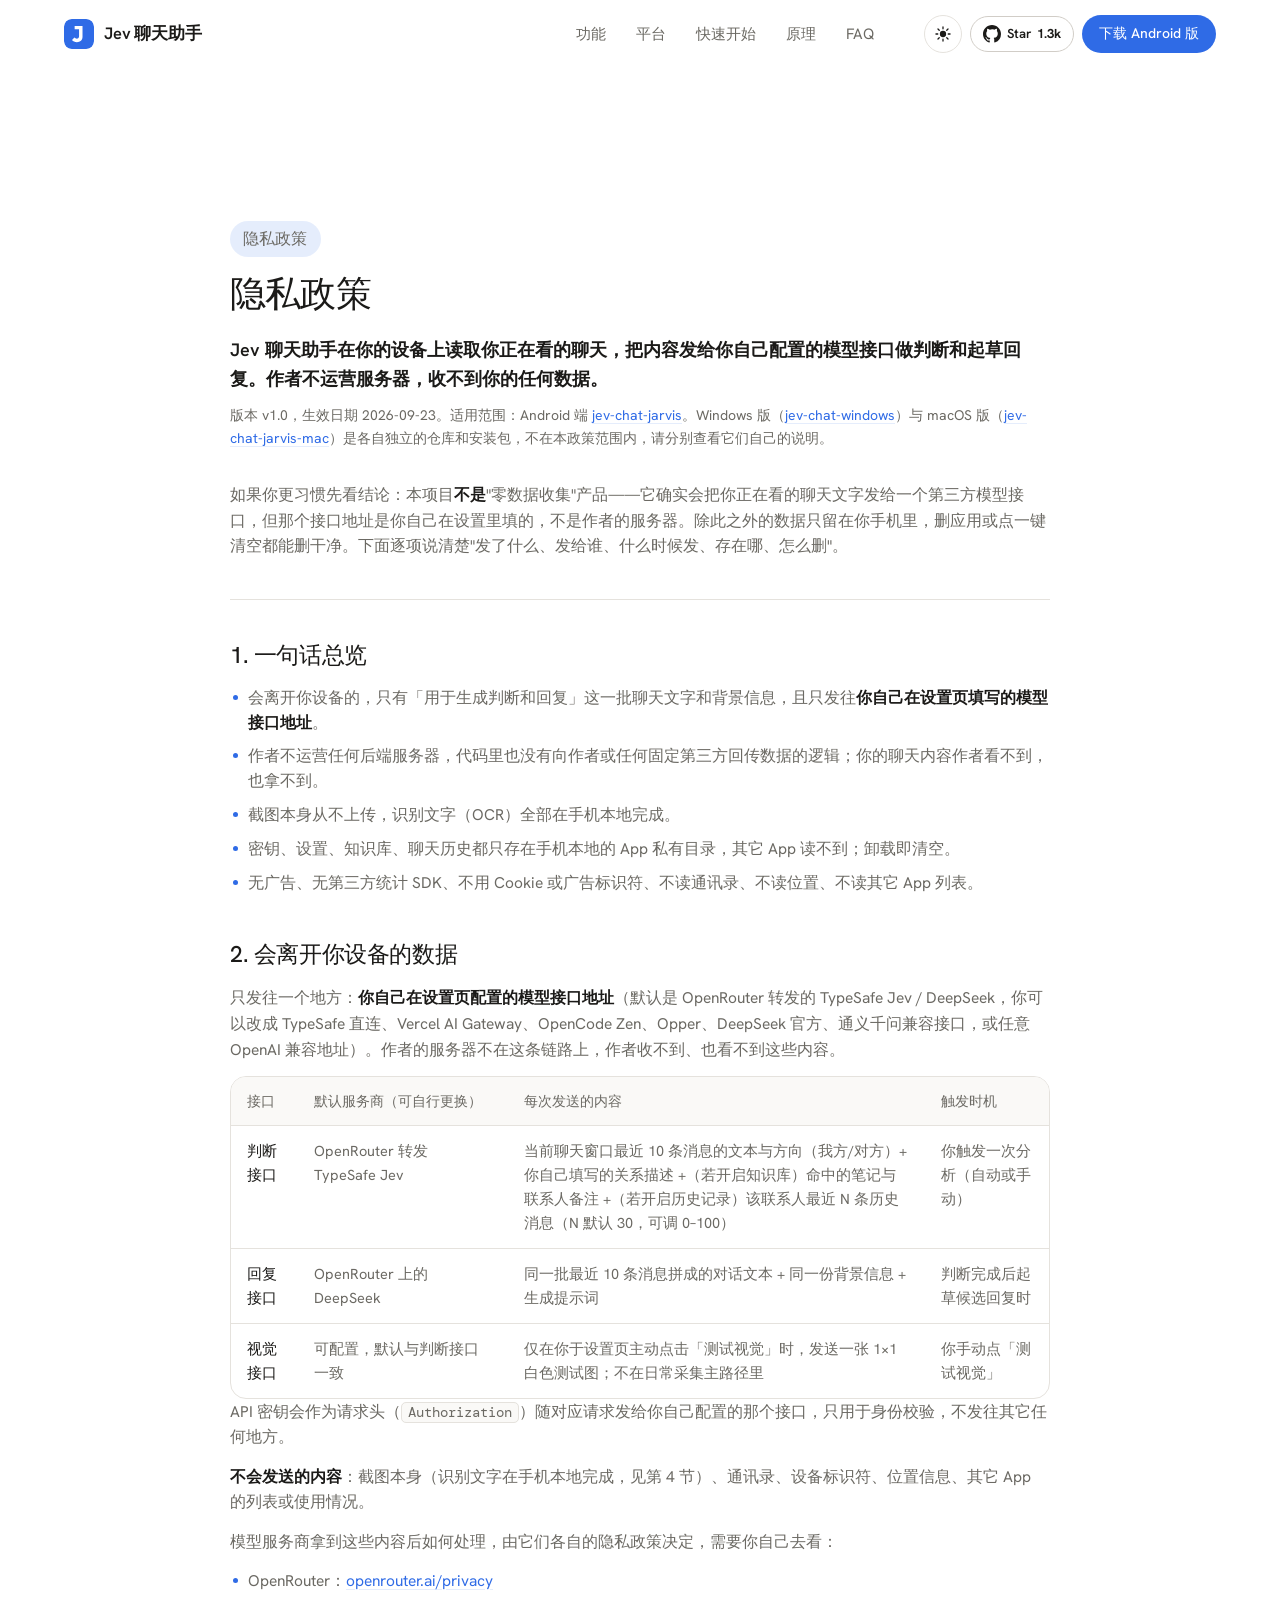
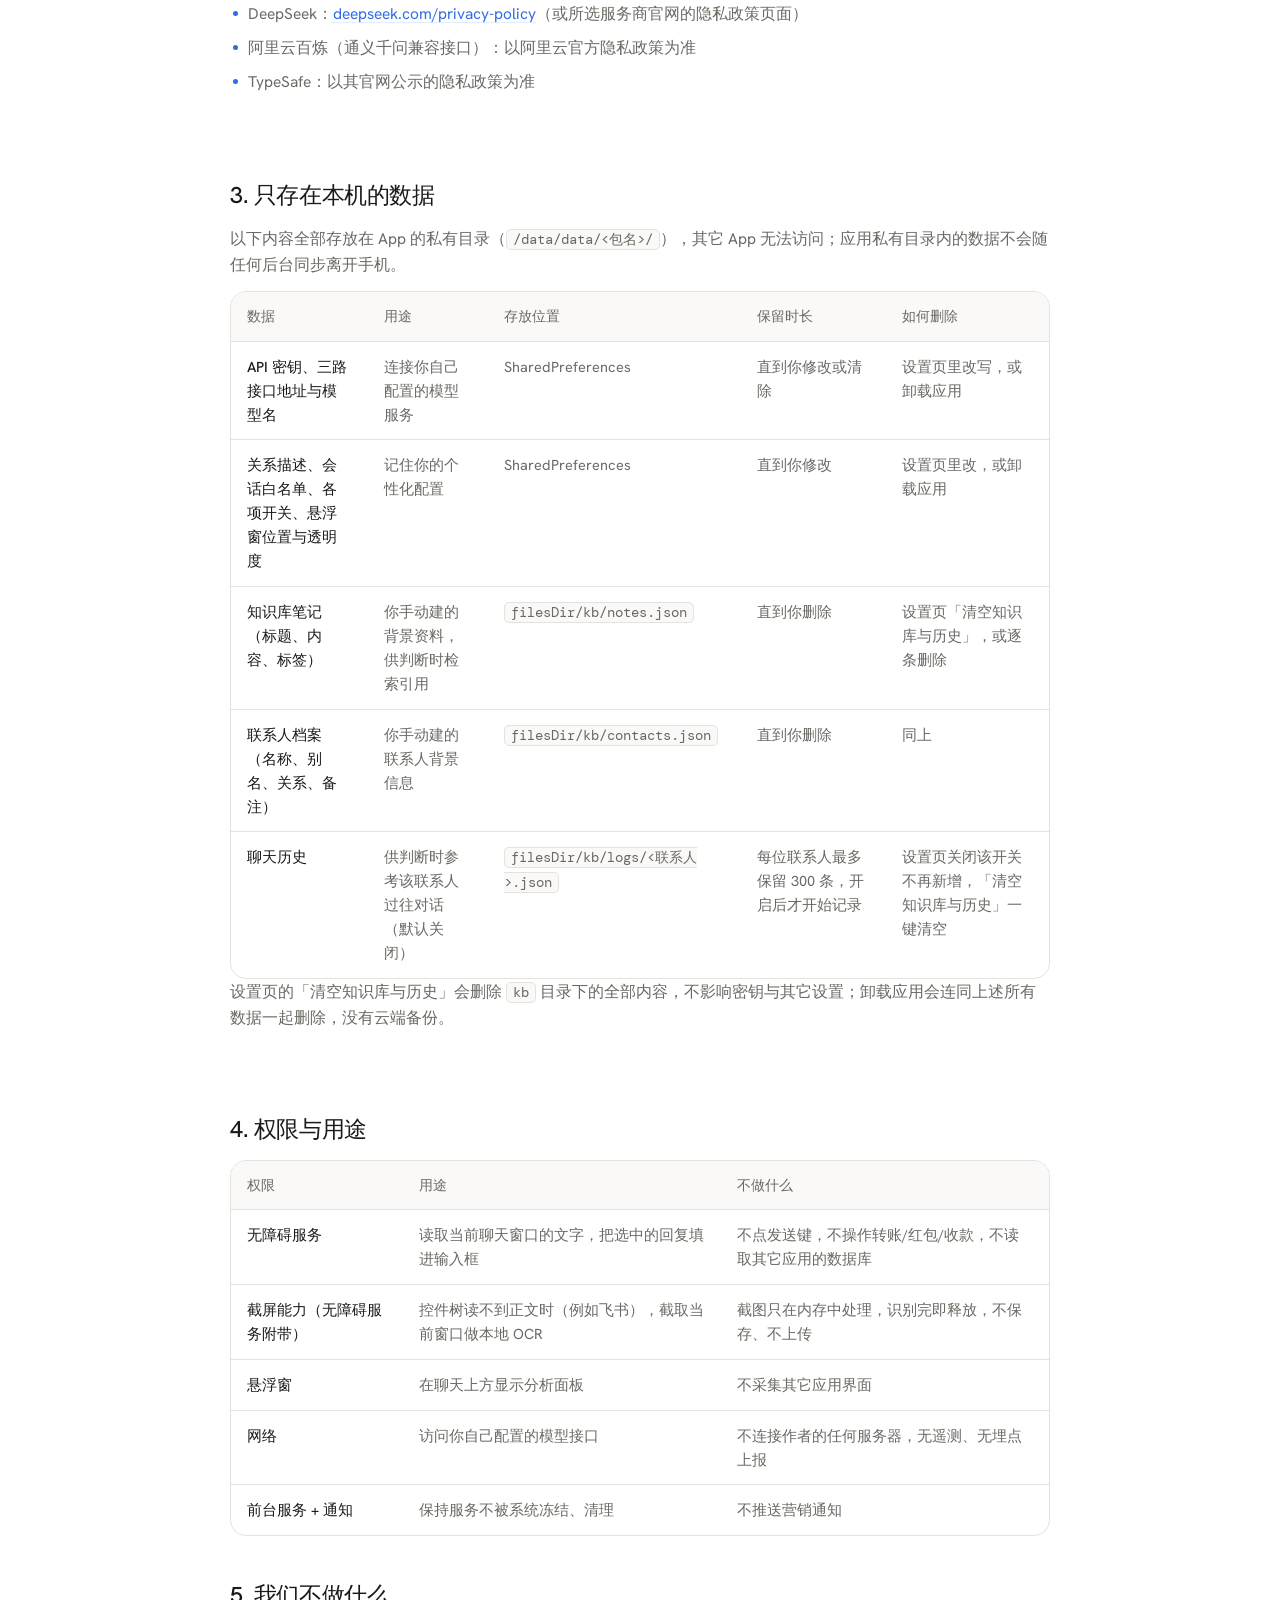
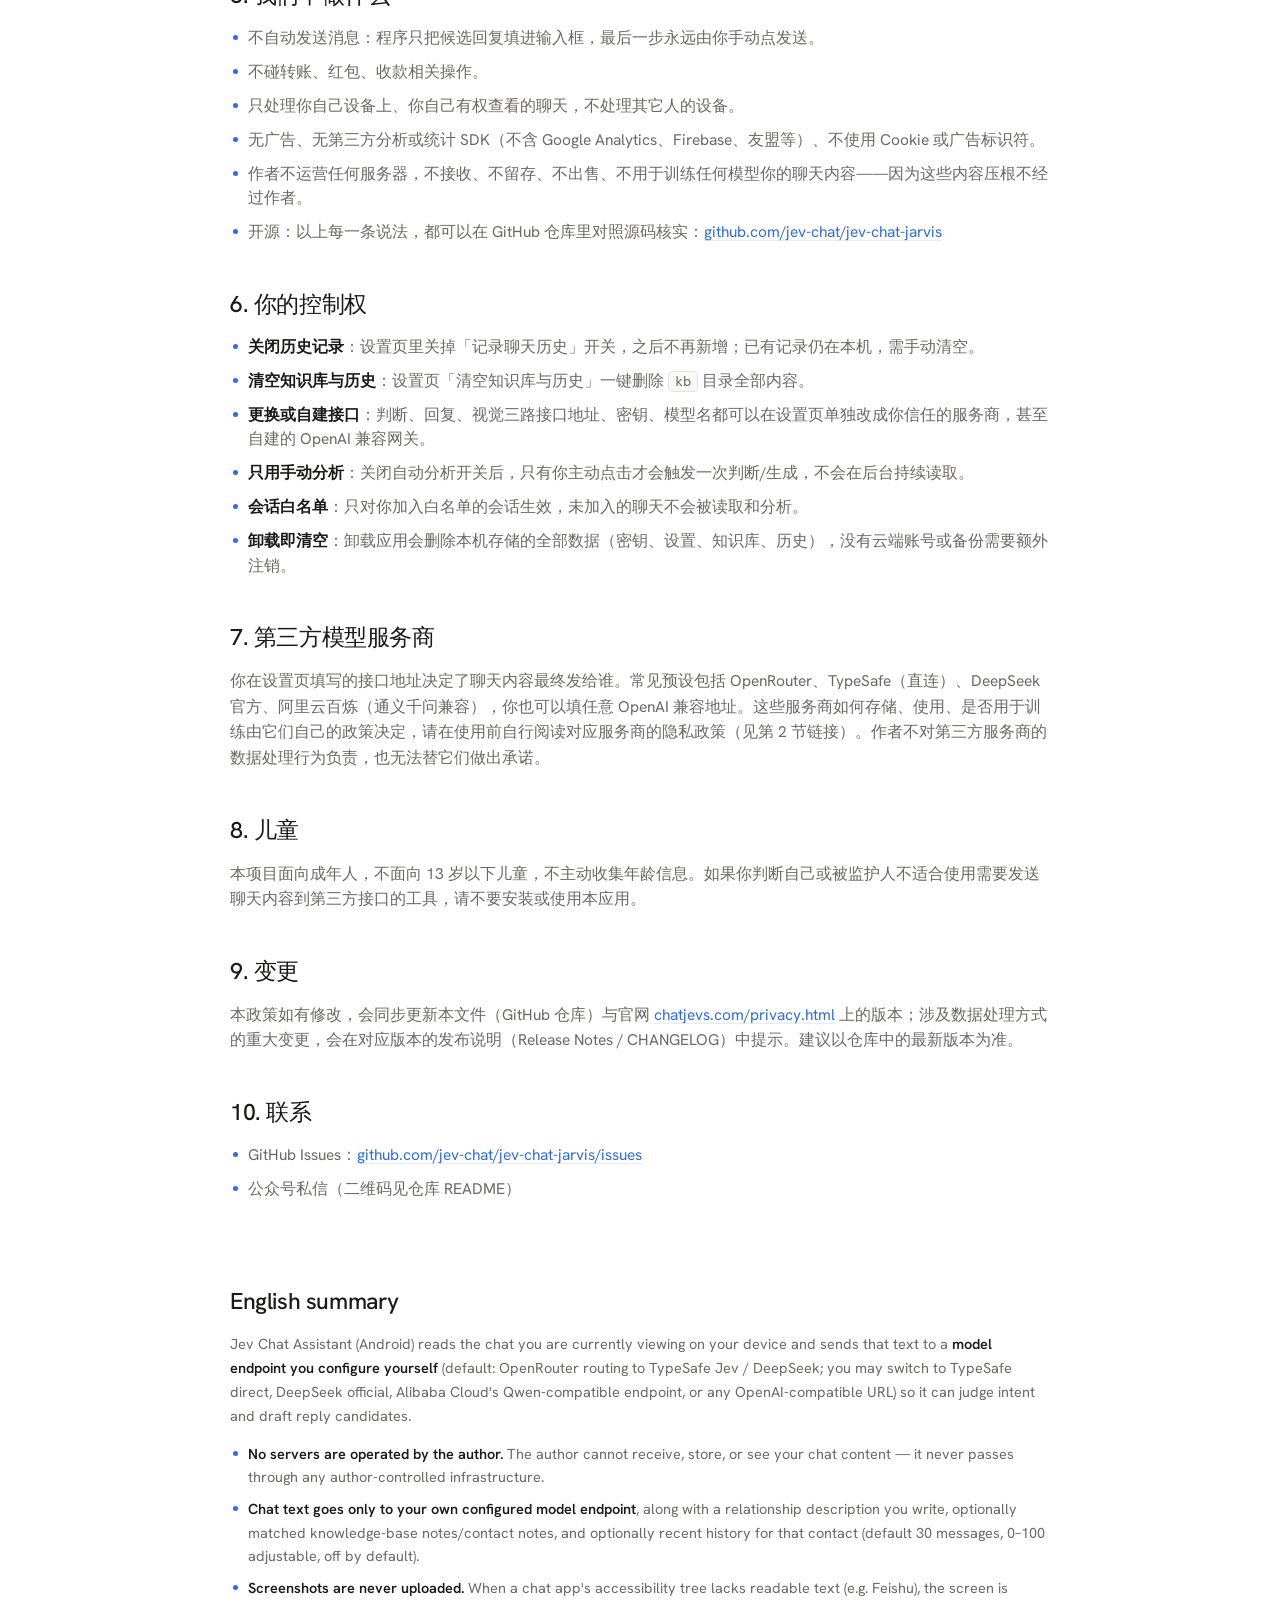
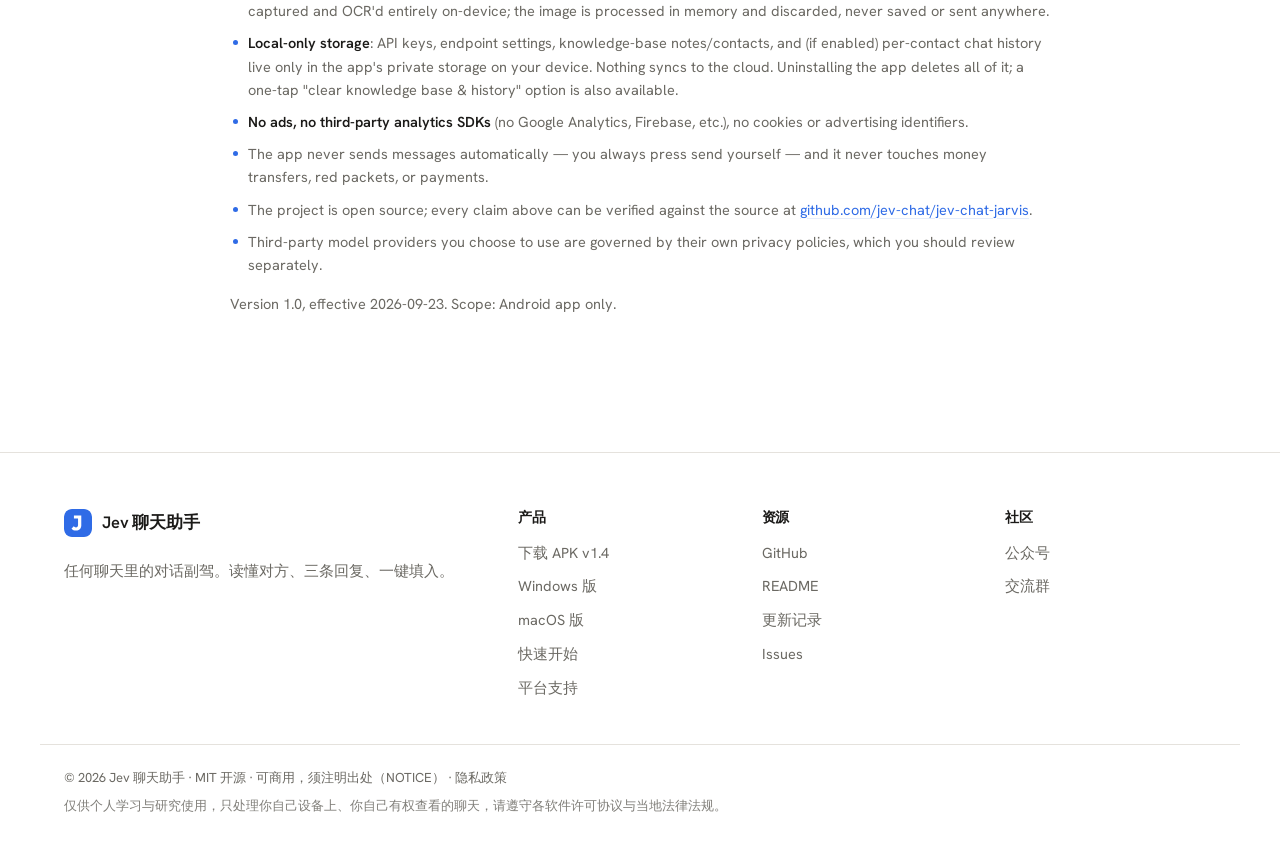
<file: site/privacy.html>
<!DOCTYPE html>
<html lang="zh-CN" data-theme-init>
<head>
<meta charset="utf-8">
<meta name="viewport" content="width=device-width, initial-scale=1">
<title>隐私政策 — Jev 聊天助手</title>
<meta name="description" content="Jev 聊天助手隐私政策：如实说明会离开设备的数据（发给谁、发什么、什么时候发）、只存在本机的数据、权限用途、你的控制权与第三方模型服务商。作者不运营服务器，收不到你的聊天内容。">
<link rel="icon" href="assets/favicon.svg" type="image/svg+xml">
<meta property="og:type" content="website">
<meta property="og:url" content="https://chatjevs.com/privacy.html">
<meta property="og:title" content="隐私政策 — Jev 聊天助手">
<meta property="og:description" content="如实说明发给谁、发什么、什么时候发、存在哪、怎么删。作者不运营服务器。">
<meta property="og:image" content="https://chatjevs.com/assets/og.png">
<meta property="og:site_name" content="Jev 聊天助手">
<meta name="twitter:card" content="summary_large_image">
<meta name="twitter:title" content="隐私政策 — Jev 聊天助手">
<meta name="twitter:description" content="如实说明发给谁、发什么、什么时候发、存在哪、怎么删。作者不运营服务器。">
<meta name="twitter:image" content="https://chatjevs.com/assets/og.png">
<script>
  window.JEV = {
    version: "1.4",
    apkUrl: "https://github.com/jev-chat/jev-chat-jarvis/raw/main/apk/jev-assistant-v1.4-release.apk",
    repo: "https://github.com/jev-chat/jev-chat-jarvis"
  };
  // 提前应用主题，避免首屏闪白
  (function () {
    try {
      var t = localStorage.getItem("jev-theme");
      if (t === "dark" || t === "light") document.documentElement.setAttribute("data-theme", t);
    } catch (e) {}
  })();
</script>
<link rel="preconnect" href="https://fonts.googleapis.com">
<link rel="preconnect" href="https://fonts.gstatic.com" crossorigin>
<link rel="stylesheet" href="https://fonts.googleapis.com/css2?family=Hanken+Grotesk:wght@400;500;600&family=DM+Mono:wght@400;500&display=swap" media="print" onload="this.media='all'">
<noscript><link rel="stylesheet" href="https://fonts.googleapis.com/css2?family=Hanken+Grotesk:wght@400;500;600&family=DM+Mono:wght@400;500&display=swap"></noscript>
<link rel="stylesheet" href="style.css?v=20260923b">
</head>
<body>

<a class="skip-link" href="#main">跳到主要内容</a>

<header class="nav" id="nav">
  <div class="wrap nav-inner">
    <a class="brand" href="index.html" aria-label="Jev 聊天助手 首页">
      <img src="assets/favicon.svg" alt="" width="30" height="30" class="brand-mark">
      <span class="brand-name">Jev 聊天助手</span>
    </a>

    <nav class="nav-menu" id="navMenu" aria-label="主导航">
      <a href="index.html#features">功能</a>
      <a href="index.html#platforms">平台</a>
      <a href="index.html#start">快速开始</a>
      <a href="index.html#how">原理</a>
      <a href="index.html#faq">FAQ</a>
    </nav>

    <div class="nav-actions">
      <button class="icon-btn" id="themeBtn" type="button" aria-label="切换深浅色主题" title="切换深浅色">
        <svg class="ico-sun" viewBox="0 0 24 24" width="18" height="18" aria-hidden="true"><circle cx="12" cy="12" r="4.2" fill="currentColor"/><g stroke="currentColor" stroke-width="1.7" stroke-linecap="round"><path d="M12 2.6v2.4M12 19v2.4M2.6 12h2.4M19 12h2.4M5.3 5.3l1.7 1.7M17 17l1.7 1.7M18.7 5.3L17 7M7 17l-1.7 1.7"/></g></svg>
        <svg class="ico-moon" viewBox="0 0 24 24" width="18" height="18" aria-hidden="true"><path d="M20 14.4A8.6 8.6 0 1 1 9.6 4a7 7 0 0 0 10.4 10.4z" fill="currentColor"/></svg>
      </button>
      <a class="nav-star" data-jev-repo href="#" target="_blank" rel="noopener" aria-label="GitHub 仓库，点个 Star" title="好用的话点个 Star"><svg viewBox="0 0 16 16" width="18" height="18" aria-hidden="true"><path fill="currentColor" d="M8 0C3.58 0 0 3.58 0 8c0 3.54 2.29 6.53 5.47 7.59.4.07.55-.17.55-.38 0-.19-.01-.82-.01-1.49-2.01.37-2.53-.49-2.69-.94-.09-.23-.48-.94-.82-1.13-.28-.15-.68-.52-.01-.53.63-.01 1.08.58 1.23.82.72 1.21 1.87.87 2.33.66.07-.52.28-.87.51-1.07-1.78-.2-3.64-.89-3.64-3.95 0-.87.31-1.59.82-2.15-.08-.2-.36-1.02.08-2.12 0 0 .67-.21 2.2.82a7.4 7.4 0 0 1 2-.27c.68 0 1.36.09 2 .27 1.53-1.04 2.2-.82 2.2-.82.44 1.1.16 1.92.08 2.12.51.56.82 1.27.82 2.15 0 3.07-1.87 3.75-3.65 3.95.29.25.54.73.54 1.48 0 1.07-.01 1.93-.01 2.2 0 .21.15.46.55.38A8.01 8.01 0 0 0 16 8c0-4.42-3.58-8-8-8z"/></svg><span class="nav-star-text">Star</span><b data-jev-stars>1.3k</b></a>
      <a class="btn btn-primary btn-sm nav-cta" data-jev-apk href="#">下载 Android 版</a>
      <button class="icon-btn burger" id="burger" type="button" aria-label="打开菜单" aria-expanded="false" aria-controls="navMenu">
        <svg viewBox="0 0 24 24" width="20" height="20" aria-hidden="true"><g stroke="currentColor" stroke-width="1.8" stroke-linecap="round"><path d="M3.5 7h17M3.5 12h17M3.5 17h17"/></g></svg>
      </button>
    </div>
  </div>
</header>

<main id="main">

<section class="sec" id="policy-top">
  <div class="wrap wrap-narrow policy">

    <p class="eyebrow reveal">隐私政策</p>
    <h1 class="reveal" style="font-size:36px;line-height:46px;letter-spacing:-.8px;margin-bottom:18px;">隐私政策</h1>

    <p class="lead reveal"><strong>Jev 聊天助手在你的设备上读取你正在看的聊天，把内容发给你自己配置的模型接口做判断和起草回复。作者不运营服务器，收不到你的任何数据。</strong></p>

    <p class="meta reveal">版本 v1.0，生效日期 2026-09-23。适用范围：Android 端 <a href="https://github.com/jev-chat/jev-chat-jarvis" target="_blank" rel="noopener">jev-chat-jarvis</a>。Windows 版（<a href="https://github.com/jev-chat/jev-chat-windows" target="_blank" rel="noopener">jev-chat-windows</a>）与 macOS 版（<a href="https://github.com/jev-chat/jev-chat-jarvis-mac" target="_blank" rel="noopener">jev-chat-jarvis-mac</a>）是各自独立的仓库和安装包，不在本政策范围内，请分别查看它们自己的说明。</p>

    <p class="reveal">如果你更习惯先看结论：本项目<strong>不是</strong>"零数据收集"产品——它确实会把你正在看的聊天文字发给一个第三方模型接口，但那个接口地址是你自己在设置里填的，不是作者的服务器。除此之外的数据只留在你手机里，删应用或点一键清空都能删干净。下面逐项说清楚"发了什么、发给谁、什么时候发、存在哪、怎么删"。</p>

    <hr class="reveal">

    <h2 class="reveal" id="overview">1. 一句话总览</h2>
    <ul class="reveal">
      <li>会离开你设备的，只有「用于生成判断和回复」这一批聊天文字和背景信息，且只发往<strong>你自己在设置页填写的模型接口地址</strong>。</li>
      <li>作者不运营任何后端服务器，代码里也没有向作者或任何固定第三方回传数据的逻辑；你的聊天内容作者看不到，也拿不到。</li>
      <li>截图本身从不上传，识别文字（OCR）全部在手机本地完成。</li>
      <li>密钥、设置、知识库、聊天历史都只存在手机本地的 App 私有目录，其它 App 读不到；卸载即清空。</li>
      <li>无广告、无第三方统计 SDK、不用 Cookie 或广告标识符、不读通讯录、不读位置、不读其它 App 列表。</li>
    </ul>

    <h2 class="reveal" id="leaves-device">2. 会离开你设备的数据</h2>
    <p class="reveal">只发往一个地方：<strong>你自己在设置页配置的模型接口地址</strong>（默认是 OpenRouter 转发的 TypeSafe Jev / DeepSeek，你可以改成 TypeSafe 直连、Vercel AI Gateway、OpenCode Zen、Opper、DeepSeek 官方、通义千问兼容接口，或任意 OpenAI 兼容地址）。作者的服务器不在这条链路上，作者收不到、也看不到这些内容。</p>

    <div class="table-scroll reveal">
      <table class="legal">
        <thead>
          <tr>
            <th scope="col">接口</th>
            <th scope="col">默认服务商（可自行更换）</th>
            <th scope="col">每次发送的内容</th>
            <th scope="col">触发时机</th>
          </tr>
        </thead>
        <tbody>
          <tr>
            <th scope="row">判断接口</th>
            <td>OpenRouter 转发 TypeSafe Jev</td>
            <td>当前聊天窗口最近 10 条消息的文本与方向（我方/对方）+ 你自己填写的关系描述 +（若开启知识库）命中的笔记与联系人备注 +（若开启历史记录）该联系人最近 N 条历史消息（N 默认 30，可调 0–100）</td>
            <td>你触发一次分析（自动或手动）</td>
          </tr>
          <tr>
            <th scope="row">回复接口</th>
            <td>OpenRouter 上的 DeepSeek</td>
            <td>同一批最近 10 条消息拼成的对话文本 + 同一份背景信息 + 生成提示词</td>
            <td>判断完成后起草候选回复时</td>
          </tr>
          <tr>
            <th scope="row">视觉接口</th>
            <td>可配置，默认与判断接口一致</td>
            <td>仅在你于设置页主动点击「测试视觉」时，发送一张 1×1 白色测试图；不在日常采集主路径里</td>
            <td>你手动点「测试视觉」</td>
          </tr>
        </tbody>
      </table>
    </div>

    <p class="reveal">API 密钥会作为请求头（<code>Authorization</code>）随对应请求发给你自己配置的那个接口，只用于身份校验，不发往其它任何地方。</p>

    <p class="reveal"><strong>不会发送的内容</strong>：截图本身（识别文字在手机本地完成，见第 4 节）、通讯录、设备标识符、位置信息、其它 App 的列表或使用情况。</p>

    <p class="reveal">模型服务商拿到这些内容后如何处理，由它们各自的隐私政策决定，需要你自己去看：</p>
    <ul class="reveal">
      <li>OpenRouter：<a href="https://openrouter.ai/privacy" target="_blank" rel="noopener">openrouter.ai/privacy</a></li>
      <li>DeepSeek：<a href="https://www.deepseek.com/privacy-policy" target="_blank" rel="noopener">deepseek.com/privacy-policy</a>（或所选服务商官网的隐私政策页面）</li>
      <li>阿里云百炼（通义千问兼容接口）：以阿里云官方隐私政策为准</li>
      <li>TypeSafe：以其官网公示的隐私政策为准</li>
    </ul>
    <p class="reveal">如果你自己填的是别的接口地址，那家服务商的政策同样适用，作者无法替它们承诺任何事。</p>

    <h2 class="reveal" id="local-only">3. 只存在本机的数据</h2>
    <p class="reveal">以下内容全部存放在 App 的私有目录（<code>/data/data/&lt;包名&gt;/</code>），其它 App 无法访问；应用私有目录内的数据不会随任何后台同步离开手机。</p>

    <div class="table-scroll reveal">
      <table class="legal">
        <thead>
          <tr>
            <th scope="col">数据</th>
            <th scope="col">用途</th>
            <th scope="col">存放位置</th>
            <th scope="col">保留时长</th>
            <th scope="col">如何删除</th>
          </tr>
        </thead>
        <tbody>
          <tr>
            <th scope="row">API 密钥、三路接口地址与模型名</th>
            <td>连接你自己配置的模型服务</td>
            <td>SharedPreferences</td>
            <td>直到你修改或清除</td>
            <td>设置页里改写，或卸载应用</td>
          </tr>
          <tr>
            <th scope="row">关系描述、会话白名单、各项开关、悬浮窗位置与透明度</th>
            <td>记住你的个性化配置</td>
            <td>SharedPreferences</td>
            <td>直到你修改</td>
            <td>设置页里改，或卸载应用</td>
          </tr>
          <tr>
            <th scope="row">知识库笔记（标题、内容、标签）</th>
            <td>你手动建的背景资料，供判断时检索引用</td>
            <td><code>filesDir/kb/notes.json</code></td>
            <td>直到你删除</td>
            <td>设置页「清空知识库与历史」，或逐条删除</td>
          </tr>
          <tr>
            <th scope="row">联系人档案（名称、别名、关系、备注）</th>
            <td>你手动建的联系人背景信息</td>
            <td><code>filesDir/kb/contacts.json</code></td>
            <td>直到你删除</td>
            <td>同上</td>
          </tr>
          <tr>
            <th scope="row">聊天历史</th>
            <td>供判断时参考该联系人过往对话（默认关闭）</td>
            <td><code>filesDir/kb/logs/&lt;联系人&gt;.json</code></td>
            <td>每位联系人最多保留 300 条，开启后才开始记录</td>
            <td>设置页关闭该开关不再新增，「清空知识库与历史」一键清空</td>
          </tr>
        </tbody>
      </table>
    </div>

    <p class="reveal">设置页的「清空知识库与历史」会删除 <code>kb</code> 目录下的全部内容，不影响密钥与其它设置；卸载应用会连同上述所有数据一起删除，没有云端备份。</p>
    <p class="reveal">日志（logcat）只输出消息条数、字符长度、异常类名这类调试信息，<strong>不输出聊天正文</strong>。</p>

    <h2 class="reveal" id="permissions">4. 权限与用途</h2>
    <div class="table-scroll reveal">
      <table class="legal">
        <thead>
          <tr>
            <th scope="col">权限</th>
            <th scope="col">用途</th>
            <th scope="col">不做什么</th>
          </tr>
        </thead>
        <tbody>
          <tr>
            <th scope="row">无障碍服务</th>
            <td>读取当前聊天窗口的文字，把选中的回复填进输入框</td>
            <td>不点发送键，不操作转账/红包/收款，不读取其它应用的数据库</td>
          </tr>
          <tr>
            <th scope="row">截屏能力（无障碍服务附带）</th>
            <td>控件树读不到正文时（例如飞书），截取当前窗口做本地 OCR</td>
            <td>截图只在内存中处理，识别完即释放，不保存、不上传</td>
          </tr>
          <tr>
            <th scope="row">悬浮窗</th>
            <td>在聊天上方显示分析面板</td>
            <td>不采集其它应用界面</td>
          </tr>
          <tr>
            <th scope="row">网络</th>
            <td>访问你自己配置的模型接口</td>
            <td>不连接作者的任何服务器，无遥测、无埋点上报</td>
          </tr>
          <tr>
            <th scope="row">前台服务 + 通知</th>
            <td>保持服务不被系统冻结、清理</td>
            <td>不推送营销通知</td>
          </tr>
        </tbody>
      </table>
    </div>

    <h2 class="reveal" id="not-do">5. 我们不做什么</h2>
    <ul class="reveal">
      <li>不自动发送消息：程序只把候选回复填进输入框，最后一步永远由你手动点发送。</li>
      <li>不碰转账、红包、收款相关操作。</li>
      <li>只处理你自己设备上、你自己有权查看的聊天，不处理其它人的设备。</li>
      <li>无广告、无第三方分析或统计 SDK（不含 Google Analytics、Firebase、友盟等）、不使用 Cookie 或广告标识符。</li>
      <li>作者不运营任何服务器，不接收、不留存、不出售、不用于训练任何模型你的聊天内容——因为这些内容压根不经过作者。</li>
      <li>开源：以上每一条说法，都可以在 GitHub 仓库里对照源码核实：<a href="https://github.com/jev-chat/jev-chat-jarvis" target="_blank" rel="noopener">github.com/jev-chat/jev-chat-jarvis</a></li>
    </ul>

    <h2 class="reveal" id="control">6. 你的控制权</h2>
    <ul class="reveal">
      <li><strong>关闭历史记录</strong>：设置页里关掉「记录聊天历史」开关，之后不再新增；已有记录仍在本机，需手动清空。</li>
      <li><strong>清空知识库与历史</strong>：设置页「清空知识库与历史」一键删除 <code>kb</code> 目录全部内容。</li>
      <li><strong>更换或自建接口</strong>：判断、回复、视觉三路接口地址、密钥、模型名都可以在设置页单独改成你信任的服务商，甚至自建的 OpenAI 兼容网关。</li>
      <li><strong>只用手动分析</strong>：关闭自动分析开关后，只有你主动点击才会触发一次判断/生成，不会在后台持续读取。</li>
      <li><strong>会话白名单</strong>：只对你加入白名单的会话生效，未加入的聊天不会被读取和分析。</li>
      <li><strong>卸载即清空</strong>：卸载应用会删除本机存储的全部数据（密钥、设置、知识库、历史），没有云端账号或备份需要额外注销。</li>
    </ul>

    <h2 class="reveal" id="providers">7. 第三方模型服务商</h2>
    <p class="reveal">你在设置页填写的接口地址决定了聊天内容最终发给谁。常见预设包括 OpenRouter、TypeSafe（直连）、DeepSeek 官方、阿里云百炼（通义千问兼容），你也可以填任意 OpenAI 兼容地址。这些服务商如何存储、使用、是否用于训练由它们自己的政策决定，请在使用前自行阅读对应服务商的隐私政策（见第 2 节链接）。作者不对第三方服务商的数据处理行为负责，也无法替它们做出承诺。</p>

    <h2 class="reveal" id="children">8. 儿童</h2>
    <p class="reveal">本项目面向成年人，不面向 13 岁以下儿童，不主动收集年龄信息。如果你判断自己或被监护人不适合使用需要发送聊天内容到第三方接口的工具，请不要安装或使用本应用。</p>

    <h2 class="reveal" id="changes">9. 变更</h2>
    <p class="reveal">本政策如有修改，会同步更新本文件（GitHub 仓库）与官网 <a href="https://chatjevs.com/privacy.html">chatjevs.com/privacy.html</a> 上的版本；涉及数据处理方式的重大变更，会在对应版本的发布说明（Release Notes / CHANGELOG）中提示。建议以仓库中的最新版本为准。</p>

    <h2 class="reveal" id="contact">10. 联系</h2>
    <ul class="reveal">
      <li>GitHub Issues：<a href="https://github.com/jev-chat/jev-chat-jarvis/issues" target="_blank" rel="noopener">github.com/jev-chat/jev-chat-jarvis/issues</a></li>
      <li>公众号私信（二维码见仓库 README）</li>
    </ul>

    <hr class="reveal">

    <h2 class="reveal" id="en-summary">English summary</h2>
    <div class="en-summary reveal">
      <p>Jev Chat Assistant (Android) reads the chat you are currently viewing on your device and sends that text to a <strong>model endpoint you configure yourself</strong> (default: OpenRouter routing to TypeSafe Jev / DeepSeek; you may switch to TypeSafe direct, DeepSeek official, Alibaba Cloud's Qwen-compatible endpoint, or any OpenAI-compatible URL) so it can judge intent and draft reply candidates.</p>
      <ul>
        <li><strong>No servers are operated by the author.</strong> The author cannot receive, store, or see your chat content — it never passes through any author-controlled infrastructure.</li>
        <li><strong>Chat text goes only to your own configured model endpoint</strong>, along with a relationship description you write, optionally matched knowledge-base notes/contact notes, and optionally recent history for that contact (default 30 messages, 0–100 adjustable, off by default).</li>
        <li><strong>Screenshots are never uploaded.</strong> When a chat app's accessibility tree lacks readable text (e.g. Feishu), the screen is captured and OCR'd entirely on-device; the image is processed in memory and discarded, never saved or sent anywhere.</li>
        <li><strong>Local-only storage</strong>: API keys, endpoint settings, knowledge-base notes/contacts, and (if enabled) per-contact chat history live only in the app's private storage on your device. Nothing syncs to the cloud. Uninstalling the app deletes all of it; a one-tap "clear knowledge base &amp; history" option is also available.</li>
        <li><strong>No ads, no third-party analytics SDKs</strong> (no Google Analytics, Firebase, etc.), no cookies or advertising identifiers.</li>
        <li>The app never sends messages automatically — you always press send yourself — and it never touches money transfers, red packets, or payments.</li>
        <li>The project is open source; every claim above can be verified against the source at <a href="https://github.com/jev-chat/jev-chat-jarvis" target="_blank" rel="noopener">github.com/jev-chat/jev-chat-jarvis</a>.</li>
        <li>Third-party model providers you choose to use are governed by their own privacy policies, which you should review separately.</li>
      </ul>
      <p>Version 1.0, effective 2026-09-23. Scope: Android app only.</p>
    </div>

  </div>
</section>

</main>

<footer class="foot">
  <div class="wrap foot-grid">
    <div class="foot-brand">
      <a class="brand" href="index.html">
        <img src="assets/favicon.svg" alt="" width="28" height="28" class="brand-mark">
        <span class="brand-name">Jev 聊天助手</span>
      </a>
      <p class="foot-tag">任何聊天里的对话副驾。读懂对方、三条回复、一键填入。</p>
    </div>

    <nav class="foot-col" aria-label="产品">
      <h4>产品</h4>
      <a data-jev-apk href="#">下载 APK v<span data-jev-version>1.2</span></a>
      <a href="https://github.com/jev-chat/jev-chat-windows/releases" target="_blank" rel="noopener">Windows 版</a>
      <a href="https://github.com/jev-chat/jev-chat-jarvis-mac/releases" target="_blank" rel="noopener">macOS 版</a>
      <a href="index.html#start">快速开始</a>
      <a href="index.html#platforms">平台支持</a>
    </nav>

    <nav class="foot-col" aria-label="资源">
      <h4>资源</h4>
      <a data-jev-repo href="#" target="_blank" rel="noopener">GitHub</a>
      <a data-jev-readme href="#" target="_blank" rel="noopener">README</a>
      <a data-jev-commits href="#" target="_blank" rel="noopener">更新记录</a>
      <a data-jev-issues href="#" target="_blank" rel="noopener">Issues</a>
    </nav>

    <nav class="foot-col" aria-label="社区">
      <h4>社区</h4>
      <a href="index.html#contact">公众号</a>
      <a data-jev-readme href="#" target="_blank" rel="noopener">交流群</a>
    </nav>
  </div>

  <div class="wrap foot-bottom">
    <p>© 2026 Jev 聊天助手 · <a href="https://github.com/jev-chat/jev-chat-jarvis/blob/main/LICENSE" target="_blank" rel="noopener">MIT 开源</a> · 可商用，须注明出处（<a href="https://github.com/jev-chat/jev-chat-jarvis/blob/main/NOTICE" target="_blank" rel="noopener">NOTICE</a>） · <a href="privacy.html">隐私政策</a></p>
    <p class="disclaimer">仅供个人学习与研究使用，只处理你自己设备上、你自己有权查看的聊天，请遵守各软件许可协议与当地法律法规。</p>
  </div>
</footer>

<script src="main.js?v=20260923b"></script>
</body>
</html>
</file>
<file: site/style.css>
/* ============================================================
   Jev 聊天助手 — 官网样式
   设计令牌：浅色默认，prefers-color-scheme + data-theme 手动切换
   ============================================================ */

:root {
  --paper: #ffffff;
  --surface: #f4f3f0;
  --surface-soft: #faf9f7;
  --ink: #1b1a18;
  --muted: #6b6963;
  --line: #d1cdc7;
  --line-soft: #e5e2dd;
  --accent: #2f6be6;
  --accent-hover: #2358c9;
  --accent-pressed: #1b46a3;
  --accent-soft: #2f6be61f;
  --accent-ring: #2f6be652;
  --on-accent: #ffffff;
  --ok: #17a673;
  --wip: #e0972b;
  --plan: #8a8782;
  --shadow: 0 1px 2px rgba(27, 26, 24, .05), 0 12px 32px rgba(27, 26, 24, .07);
  --shadow-lg: 0 2px 6px rgba(27, 26, 24, .06), 0 30px 70px rgba(27, 26, 24, .13);
  --nav-bg: rgba(255, 255, 255, .72);

  --sans: "Hanken Grotesk", "PingFang SC", "Hiragino Sans GB", "Microsoft YaHei", "Noto Sans SC", -apple-system, BlinkMacSystemFont, "Segoe UI", sans-serif;
  --mono: "DM Mono", ui-monospace, SFMono-Regular, Menlo, Consolas, "Liberation Mono", monospace;

  --wrap: 1200px;
  --pad: 24px;
  --sec-gap: 96px;
  --radius: 16px;

  color-scheme: light;
}

@media (prefers-color-scheme: dark) {
  :root:not([data-theme="light"]) {
    --paper: #14110f;
    --surface: #211d1c;
    --surface-soft: #1a1817;
    --ink: #e9e5db;
    --muted: #e9e5dba8;
    --line: #e9e5db33;
    --line-soft: #e9e5db1c;
    --accent: #4d84f5;
    --accent-hover: #6b9aff;
    --accent-pressed: #8fb2ff;
    --accent-soft: #4d84f533;
    --accent-ring: #4d84f552;
    --on-accent: #ffffff;
    --ok: #35c795;
    --wip: #eab254;
    --plan: #e9e5db7a;
    --shadow: 0 1px 2px rgba(0, 0, 0, .4), 0 12px 32px rgba(0, 0, 0, .35);
    --shadow-lg: 0 2px 6px rgba(0, 0, 0, .45), 0 30px 70px rgba(0, 0, 0, .5);
    --nav-bg: rgba(20, 17, 15, .72);
    color-scheme: dark;
  }
}

:root[data-theme="dark"] {
  --paper: #14110f;
  --surface: #211d1c;
  --surface-soft: #1a1817;
  --ink: #e9e5db;
  --muted: #e9e5dba8;
  --line: #e9e5db33;
  --line-soft: #e9e5db1c;
  --accent: #4d84f5;
  --accent-hover: #6b9aff;
  --accent-pressed: #8fb2ff;
  --accent-soft: #4d84f533;
  --accent-ring: #4d84f552;
  --on-accent: #ffffff;
  --ok: #35c795;
  --wip: #eab254;
  --plan: #e9e5db7a;
  --shadow: 0 1px 2px rgba(0, 0, 0, .4), 0 12px 32px rgba(0, 0, 0, .35);
  --shadow-lg: 0 2px 6px rgba(0, 0, 0, .45), 0 30px 70px rgba(0, 0, 0, .5);
  --nav-bg: rgba(20, 17, 15, .72);
  color-scheme: dark;
}

/* ---------- base ---------- */
*, *::before, *::after { box-sizing: border-box; }

html { scroll-behavior: smooth; scroll-padding-top: 88px; }
@media (prefers-reduced-motion: reduce) { html { scroll-behavior: auto; } }

body {
  margin: 0;
  background: var(--paper);
  color: var(--ink);
  font-family: var(--sans);
  font-size: 16px;
  line-height: 1.65;
  -webkit-font-smoothing: antialiased;
  overflow-x: hidden;
}

img { max-width: 100%; display: block; }
a { color: inherit; text-decoration: none; }
h1, h2, h3, h4 { margin: 0; font-weight: 500; letter-spacing: -.02em; line-height: 1.25; }
p { margin: 0; }
ul { margin: 0; padding: 0; list-style: none; }

:focus-visible { outline: 2px solid var(--accent); outline-offset: 3px; border-radius: 6px; }

.skip-link {
  position: absolute; left: -9999px; top: 0; z-index: 200;
  background: var(--accent); color: var(--on-accent);
  padding: 10px 16px; border-radius: 0 0 10px 0;
}
.skip-link:focus { left: 0; }

.wrap { max-width: var(--wrap); margin: 0 auto; padding-left: var(--pad); padding-right: var(--pad); }
.wrap-narrow { max-width: 820px; }

/* ---------- buttons ---------- */
.btn {
  display: inline-flex; align-items: center; justify-content: center; gap: 8px;
  height: 46px; padding: 0 22px;
  border-radius: 999px; border: 1px solid transparent;
  font-size: 15px; font-weight: 500; white-space: nowrap;
  cursor: pointer; transition: background .18s ease, border-color .18s ease, color .18s ease, transform .18s ease;
}
.btn-sm { height: 38px; padding: 0 16px; font-size: 14px; }
.btn-primary { background: var(--accent); color: var(--on-accent); }
.btn-primary:hover { background: var(--accent-hover); }
.btn-primary:active { background: var(--accent-pressed); transform: translateY(1px); }
.btn-ghost { border-color: var(--line); color: var(--ink); background: transparent; }
.btn-ghost:hover { border-color: var(--ink); background: var(--surface); }

.icon-btn {
  display: inline-flex; align-items: center; justify-content: center;
  width: 38px; height: 38px; border-radius: 999px;
  border: 1px solid var(--line-soft); background: transparent; color: var(--ink);
  cursor: pointer; transition: background .18s ease, border-color .18s ease;
}
.icon-btn:hover { background: var(--surface); border-color: var(--line); }

/* ---------- nav ---------- */
.nav {
  position: sticky; top: 0; z-index: 100;
  background: var(--nav-bg);
  backdrop-filter: saturate(180%) blur(14px);
  -webkit-backdrop-filter: saturate(180%) blur(14px);
  border-bottom: 1px solid transparent;
  transition: border-color .2s ease;
}
.nav.is-stuck { border-bottom-color: var(--line-soft); }
.nav-inner { display: flex; align-items: center; gap: 20px; height: 68px; }

.brand { display: inline-flex; align-items: center; gap: 10px; flex: none; }
.brand-mark { border-radius: 8px; }
.brand-name { font-weight: 600; font-size: 16.5px; letter-spacing: -.01em; }

.nav-menu { display: flex; align-items: center; gap: 4px; margin-left: auto; }
.nav-menu a {
  padding: 8px 13px; border-radius: 999px; font-size: 15px; color: var(--muted);
  transition: color .18s ease, background .18s ease;
}
.nav-menu a:hover { color: var(--ink); background: var(--surface); }

.nav-actions { display: flex; align-items: center; gap: 8px; margin-left: auto; }
.nav-menu + .nav-actions { margin-left: 16px; }

.ico-moon { display: none; }
:root[data-theme="dark"] .ico-sun { display: none; }
:root[data-theme="dark"] .ico-moon { display: block; }
@media (prefers-color-scheme: dark) {
  :root:not([data-theme="light"]) .ico-sun { display: none; }
  :root:not([data-theme="light"]) .ico-moon { display: block; }
}

.burger { display: none; }

@media (max-width: 900px) {
  .nav-menu {
    position: absolute; top: 68px; left: 0; right: 0;
    flex-direction: column; align-items: stretch; gap: 0;
    background: var(--paper); border-bottom: 1px solid var(--line-soft);
    padding: 8px var(--pad) 16px;
    display: none;
  }
  .nav-menu.open { display: flex; }
  .nav-menu a { padding: 12px 8px; border-radius: 10px; font-size: 16px; }
  .burger { display: inline-flex; }
  .nav-cta { display: none; }
}

/* ---------- sections ---------- */
.sec { padding: var(--sec-gap) 0; }
.sec-alt { background: var(--surface-soft); border-top: 1px solid var(--line-soft); border-bottom: 1px solid var(--line-soft); }

.sec-head { max-width: 760px; margin-bottom: 44px; }
.sec-head h2 { font-size: 36px; line-height: 48px; font-weight: 500; letter-spacing: -.96px; }
.sec-lead { margin-top: 14px; color: var(--muted); font-size: 17px; }

.eyebrow {
  display: inline-block; margin-bottom: 20px;
  padding: 5px 13px; border-radius: 999px;
  background: var(--accent-soft); color: var(--accent);
  font-size: 13px; font-weight: 500; letter-spacing: .01em;
}

/* ---------- hero ---------- */
.hero { padding: 72px 0 88px; position: relative; overflow: hidden; }
.hero::before {
  content: ""; position: absolute; inset: -200px 0 auto 0; height: 620px;
  background: radial-gradient(60% 55% at 50% 0%, var(--accent-soft), transparent 70%);
  pointer-events: none;
}
.hero-grid {
  position: relative;
  display: grid; grid-template-columns: 1.05fr .95fr; gap: 56px; align-items: center;
}
.hero-title {
  font-size: clamp(36px, 5vw, 62px);
  font-weight: 600; letter-spacing: -2px; line-height: 1.18;
}
.hero-sub { margin-top: 20px; font-size: 19px; color: var(--muted); max-width: 30em; }
.hero-btns { display: flex; flex-wrap: wrap; gap: 12px; margin-top: 26px; }
.hero-note { margin-top: 22px; font-size: 14px; color: var(--muted); }

/* command block */
.cmd {
  display: flex; align-items: center; gap: 12px;
  margin-top: 30px; padding: 12px 12px 12px 18px;
  background: var(--surface); border: 1px solid var(--line-soft); border-radius: 12px;
  max-width: 520px;
}
.cmd code {
  font-family: var(--mono); font-size: 14px; color: var(--ink);
  overflow-x: auto; white-space: nowrap; flex: 1; padding-bottom: 2px;
  scrollbar-width: thin;
}
.cmd-copy {
  display: inline-flex; align-items: center; gap: 6px; flex: none;
  height: 32px; padding: 0 12px; border-radius: 8px;
  border: 1px solid var(--line); background: var(--paper); color: var(--ink);
  font-family: inherit; font-size: 13px; cursor: pointer;
  transition: background .18s ease, color .18s ease, border-color .18s ease;
}
.cmd-copy:hover { background: var(--accent); color: var(--on-accent); border-color: var(--accent); }
.cmd-copy.done { background: var(--ok); border-color: var(--ok); color: #fff; }
.cmd-mini { margin: 14px 0; padding: 10px 14px; max-width: none; }
.cmd-mini code { font-size: 12.5px; }

/* pipeline animation */
.hero-visual { position: relative; display: flex; align-items: center; justify-content: center; gap: 22px; }
.pipeline { position: relative; display: flex; flex-direction: column; gap: 18px; width: 210px; flex: none; }
.pl-line { position: absolute; left: 7px; top: 12px; bottom: 12px; width: 2px; background: var(--line-soft); border-radius: 2px; overflow: hidden; }
.pl-line i { position: absolute; left: 0; width: 2px; height: 34%; background: var(--accent); border-radius: 2px; animation: plSweep 6s ease-in-out infinite; }
.pl-step {
  position: relative; z-index: 1;
  display: flex; align-items: flex-start; gap: 12px;
  font-size: 13.5px; color: var(--muted); line-height: 1.45;
  opacity: .45; transition: opacity .4s ease, color .4s ease;
  animation: plGlow 6s ease-in-out infinite;
}
.pl-dot {
  flex: none; width: 16px; height: 16px; margin-top: 3px; border-radius: 50%;
  background: var(--paper); border: 2px solid var(--line); box-sizing: border-box;
  transition: border-color .4s ease, background .4s ease;
}
.pl-1 { animation-delay: 0s; }
.pl-2 { animation-delay: 1.5s; }
.pl-3 { animation-delay: 3s; }
.pl-4 { animation-delay: 4.5s; }

@keyframes plGlow {
  0%, 4% { opacity: .45; color: var(--muted); }
  8%, 22% { opacity: 1; color: var(--ink); }
  30%, 100% { opacity: .45; color: var(--muted); }
}
@keyframes plSweep {
  0% { top: -34%; }
  100% { top: 100%; }
}
@media (prefers-reduced-motion: reduce) {
  .pl-step { animation: none; opacity: 1; color: var(--ink); }
  .pl-line i { animation: none; height: 100%; }
}

/* phone mockup */
.phone { position: relative; flex: none; }
.phone-frame {
  position: relative; width: 252px; padding: 10px;
  background: linear-gradient(160deg, var(--line), var(--surface));
  border: 1px solid var(--line);
  border-radius: 36px; box-shadow: var(--shadow-lg);
  overflow: hidden;
}
.phone-frame img {
  border-radius: 27px; width: 100%; height: 460px; object-fit: cover; object-position: top center;
  background: var(--surface);
}
.phone-notch {
  position: absolute; top: 16px; left: 50%; transform: translateX(-50%);
  width: 74px; height: 18px; border-radius: 999px;
  background: rgba(0, 0, 0, .55); z-index: 2;
}
.phone-glow {
  position: absolute; inset: 22px -16px -22px -16px; z-index: -1;
  background: radial-gradient(50% 50% at 50% 50%, var(--accent-soft), transparent 72%);
  filter: blur(6px);
}

@media (max-width: 1023px) {
  .hero-grid { grid-template-columns: 1fr; gap: 44px; }
  .hero-visual { justify-content: flex-start; }
}
@media (max-width: 640px) {
  .hero { padding: 48px 0 64px; }
  .hero-visual { flex-direction: column-reverse; align-items: center; gap: 28px; }
  .pipeline { width: 100%; max-width: 340px; }
  .cmd { max-width: 100%; }
  .hero-sub { font-size: 17px; }
}

/* ---------- marquee ---------- */
.marquee-sec { padding: 8px 0 44px; border-bottom: 1px solid var(--line-soft); }
.marquee-title { color: var(--muted); font-size: 13.5px; letter-spacing: .06em; margin-bottom: 18px; }
.marquee { overflow: hidden; -webkit-mask-image: linear-gradient(90deg, transparent, #000 8%, #000 92%, transparent); mask-image: linear-gradient(90deg, transparent, #000 8%, #000 92%, transparent); }
.marquee-track { display: flex; gap: 12px; width: max-content; animation: marq 34s linear infinite; }
.marquee:hover .marquee-track { animation-play-state: paused; }
.chip {
  flex: none; padding: 8px 20px; border-radius: 999px;
  border: 1px solid var(--line-soft); background: var(--surface);
  font-size: 15px; color: var(--ink); white-space: nowrap;
}
@keyframes marq { from { transform: translateX(0); } to { transform: translateX(-33.3333%); } }
@media (prefers-reduced-motion: reduce) { .marquee-track { animation: none; } }

/* ---------- grid + cards ---------- */
.grid { display: grid; gap: 20px; }
.grid-3 { grid-template-columns: repeat(3, 1fr); }
@media (max-width: 1023px) { .grid-3 { grid-template-columns: repeat(2, 1fr); } }
@media (max-width: 767px) { .grid-3 { grid-template-columns: 1fr; } }

.card {
  background: var(--surface); border: 1px solid var(--line-soft);
  border-radius: var(--radius); padding: 26px 24px 28px;
  transition: border-color .2s ease, transform .2s ease, box-shadow .2s ease;
}
.card:hover { border-color: var(--line); transform: translateY(-2px); box-shadow: var(--shadow); }
.card h3 { font-size: 19px; font-weight: 600; margin-bottom: 10px; }
.card p { color: var(--muted); font-size: 15px; }
.card-ico {
  display: inline-flex; align-items: center; justify-content: center;
  width: 42px; height: 42px; border-radius: 12px; margin-bottom: 16px;
  background: var(--accent-soft); color: var(--accent);
}

/* ---------- compare table ---------- */
.table-scroll { overflow-x: auto; border: 1px solid var(--line-soft); border-radius: var(--radius); background: var(--paper); }
.cmp, .plat { border-collapse: collapse; width: 100%; min-width: 760px; font-size: 15px; }
.cmp th, .cmp td, .plat th, .plat td { padding: 15px 18px; text-align: left; border-bottom: 1px solid var(--line-soft); }
.cmp thead th, .plat thead th { font-weight: 500; font-size: 14px; color: var(--muted); background: var(--surface-soft); white-space: nowrap; }
.cmp tbody tr:last-child th, .cmp tbody tr:last-child td,
.plat tbody tr:last-child th, .plat tbody tr:last-child td { border-bottom: 0; }
.cmp tbody th, .plat tbody th { font-weight: 500; color: var(--ink); white-space: nowrap; }
.cmp td { text-align: center; }
.cmp .cmp-row-head { text-align: left; min-width: 180px; }
.cmp .cmp-us { background: var(--accent-soft); }
.cmp thead .cmp-us { color: var(--accent); font-weight: 600; }
.cmp-foot { margin-top: 12px; font-size: 13px; color: var(--muted); }

.mk { display: inline-flex; align-items: center; justify-content: center; min-width: 24px; height: 24px; padding: 0 8px; border-radius: 999px; font-size: 14px; }
.mk.yes { color: var(--ok); font-weight: 600; }
.mk.no { color: var(--muted); opacity: .6; }
.mk.part { font-size: 12.5px; color: var(--muted); background: var(--surface); border: 1px solid var(--line-soft); }

.plat td { font-size: 15px; }
.plat td:nth-child(3) { color: var(--muted); }
.dot { display: inline-block; width: 8px; height: 8px; border-radius: 50%; margin-right: 8px; vertical-align: 1px; }
.dot.ok { background: var(--ok); }
.dot.wip { background: var(--wip); }
.dot.plan { background: var(--plan); }

/* ---------- steps ---------- */
.steps .card { display: flex; flex-direction: column; }
.step-no {
  font-family: var(--mono); font-size: 13px; color: var(--accent);
  letter-spacing: .08em; margin-bottom: 12px;
}
.shot {
  display: block; margin-top: 16px; border-radius: 12px; overflow: hidden;
  border: 1px solid var(--line-soft); background: var(--paper);
}
.shot img { width: 100%; height: 190px; object-fit: cover; object-position: top center; transition: transform .35s ease; }
.shot:hover img { transform: scale(1.03); }
.ticks { margin-top: 14px; display: flex; flex-direction: column; gap: 8px; }
.ticks li { position: relative; padding-left: 24px; color: var(--muted); font-size: 15px; }
.ticks li::before {
  content: ""; position: absolute; left: 2px; top: 9px;
  width: 11px; height: 6px; border-left: 2px solid var(--accent); border-bottom: 2px solid var(--accent);
  transform: rotate(-45deg);
}
.step .btn { align-self: flex-start; margin-top: auto; }

/* ---------- flow ---------- */
.flow {
  display: flex; align-items: stretch; gap: 10px;
  overflow-x: auto; padding-bottom: 8px;
}
.flow-node {
  position: relative; flex: 1 1 0; min-width: 190px;
  background: var(--paper); border: 1px solid var(--line-soft); border-radius: 14px;
  padding: 20px 18px;
}
.flow-node h4 { font-size: 16px; font-weight: 600; margin-bottom: 6px; }
.flow-node p { font-size: 13.5px; color: var(--muted); line-height: 1.5; }
.flow-idx {
  display: inline-flex; align-items: center; justify-content: center;
  width: 22px; height: 22px; border-radius: 50%; margin-bottom: 12px;
  background: var(--accent-soft); color: var(--accent);
  font-family: var(--mono); font-size: 12px;
}
.flow-end { border-color: var(--accent); background: var(--accent-soft); }
.flow-end strong { color: var(--accent); }
.flow-split { flex: 1.5 1 0; min-width: 260px; }
.flow-pair { display: grid; grid-template-columns: 1fr 1fr; gap: 14px; }
.flow-half { border-left: 2px solid var(--accent-soft); padding-left: 12px; }
.flow-arrow {
  flex: none; align-self: center; width: 22px; height: 2px; background: var(--line); position: relative;
}
.flow-arrow::after {
  content: ""; position: absolute; right: -1px; top: -3px;
  border: 4px solid transparent; border-left-color: var(--line);
}
@media (max-width: 900px) {
  .flow { flex-direction: column; overflow-x: visible; }
  .flow-node, .flow-split { min-width: 0; }
  .flow-arrow { width: 2px; height: 20px; margin-left: 24px; }
  .flow-arrow::after { right: -3px; top: auto; bottom: -1px; border-left-color: transparent; border-top-color: var(--line); }
}
@media (max-width: 480px) { .flow-pair { grid-template-columns: 1fr; gap: 10px; } }

/* ---------- faq ---------- */
.faq { border-top: 1px solid var(--line-soft); }
.faq details { border-bottom: 1px solid var(--line-soft); }
.faq summary {
  display: flex; align-items: center; justify-content: space-between; gap: 16px;
  padding: 20px 4px; cursor: pointer; list-style: none;
  font-size: 17px; font-weight: 500;
}
.faq summary::-webkit-details-marker { display: none; }
.acc-ico { flex: none; position: relative; width: 16px; height: 16px; }
.acc-ico::before, .acc-ico::after {
  content: ""; position: absolute; background: var(--accent); border-radius: 2px;
  transition: transform .22s ease, opacity .22s ease;
}
.acc-ico::before { left: 0; top: 7px; width: 16px; height: 2px; }
.acc-ico::after { left: 7px; top: 0; width: 2px; height: 16px; }
.faq details[open] .acc-ico::after { transform: rotate(90deg); opacity: 0; }
.faq-body { padding: 0 4px 22px; color: var(--muted); font-size: 15.5px; }
.faq-body ul { display: flex; flex-direction: column; gap: 8px; }
.faq-body li { position: relative; padding-left: 18px; }
.faq-body li::before { content: ""; position: absolute; left: 3px; top: 11px; width: 5px; height: 5px; border-radius: 50%; background: var(--accent); }

/* ---------- contact ---------- */
.contact-grid { display: grid; grid-template-columns: repeat(3, 1fr); gap: 20px; }
@media (max-width: 1023px) { .contact-grid { grid-template-columns: repeat(2, 1fr); } }
@media (max-width: 767px) { .contact-grid { grid-template-columns: 1fr; } }
.contact-card { display: flex; flex-direction: column; }
.qr { width: 150px; height: 150px; border-radius: 12px; margin-bottom: 16px; background: #fff; padding: 6px; border: 1px solid var(--line-soft); }
.link-arrow { margin-top: 14px; color: var(--accent); font-size: 15px; font-weight: 500; display: inline-flex; align-items: center; gap: 6px; }
.link-arrow::after { content: "→"; transition: transform .18s ease; }
.link-arrow:hover::after { transform: translateX(3px); }

/* ---------- cta band ---------- */
.cta-band { padding: 88px 0; background: var(--surface); border-top: 1px solid var(--line-soft); }
.cta-inner { text-align: center; }
.cta-inner h2 { font-size: 36px; line-height: 48px; font-weight: 500; letter-spacing: -.96px; }
.cta-inner p { margin-top: 14px; color: var(--muted); }
.cta-inner .hero-btns { justify-content: center; margin-top: 26px; }

/* ---------- footer ---------- */
.foot { background: var(--paper); border-top: 1px solid var(--line-soft); padding: 56px 0 32px; }
.foot-grid { display: grid; grid-template-columns: 2fr 1fr 1fr 1fr; gap: 32px; }
@media (max-width: 767px) { .foot-grid { grid-template-columns: 1fr 1fr; gap: 28px; } .foot-brand { grid-column: 1 / -1; } }
.foot-tag { margin-top: 14px; color: var(--muted); font-size: 14.5px; max-width: 30em; }
.foot-col { display: flex; flex-direction: column; gap: 10px; }
.foot-col h4 { font-size: 14px; color: var(--ink); font-weight: 600; margin-bottom: 4px; }
.foot-col a { color: var(--muted); font-size: 14.5px; transition: color .18s ease; }
.foot-col a:hover { color: var(--accent); }
.foot-bottom { margin-top: 44px; padding-top: 22px; border-top: 1px solid var(--line-soft); color: var(--muted); font-size: 13px; }
.foot-bottom .disclaimer { margin-top: 6px; opacity: .85; }

/* ---------- reveal ---------- */
.reveal { opacity: 0; transform: translateY(16px); transition: opacity .6s ease, transform .6s ease; }
.reveal.in { opacity: 1; transform: none; }
@media (prefers-reduced-motion: reduce) { .reveal { opacity: 1; transform: none; transition: none; } }

/* ---------- mobile section spacing ---------- */
@media (max-width: 767px) {
  :root { --sec-gap: 64px; }
  .sec-head h2, .cta-inner h2 { font-size: 26px; line-height: 34px; letter-spacing: -.6px; }
  .sec-head { margin-bottom: 32px; }
  .cta-band { padding: 64px 0; }
}

/* GitHub star entry (2026-09-22) */
.btn-star { background: #24292f; color: #fff; border-color: #24292f; }
.btn-star:hover { background: #32383f; border-color: #32383f; transform: translateY(-1px); }
.btn-star .star-count { display: inline-flex; align-items: center; gap: 4px; margin-left: 2px; padding: 3px 9px; border-radius: 999px; background: rgba(255,255,255,.16); font-size: 13px; font-weight: 600; }
.btn-star .star-count b { font-weight: 700; }
html[data-theme="dark"] .btn-star { background: #f0f3f6; color: #111; border-color: #f0f3f6; }
html[data-theme="dark"] .btn-star:hover { background: #fff; border-color: #fff; }
html[data-theme="dark"] .btn-star .star-count { background: rgba(0,0,0,.1); }
.star-callout { margin-top: 14px; font-size: 15px; }
.star-callout a { display: inline-flex; align-items: center; gap: 8px; padding: 9px 16px; border-radius: 999px; background: var(--accent-soft); border: 1px solid var(--accent); color: var(--accent); font-weight: 600; text-decoration: none; transition: background .18s ease, transform .18s ease; }
.star-callout a:hover { background: var(--accent); color: var(--on-accent); transform: translateY(-1px); }
.star-callout-arrow { font-weight: 700; }
.nav-star { display: inline-flex; align-items: center; gap: 6px; height: 36px; padding: 0 12px; border-radius: 999px; border: 1px solid var(--line); color: var(--ink); text-decoration: none; font-size: 13px; font-weight: 600; white-space: nowrap; transition: border-color .18s ease, background .18s ease; }
.nav-star:hover { border-color: var(--accent); background: var(--accent-soft); color: var(--accent); }
.nav-star b { font-weight: 700; }
@media (max-width: 720px) { .nav-star-text { display: none; } .nav-star { padding: 0 10px; } }

/* ---------- policy (privacy page prose, 2026-09-23) ---------- */
.policy { padding: 56px 0 40px; }
.policy .lead { font-size: 18px; color: var(--ink); margin-bottom: 10px; }
.policy .meta { color: var(--muted); font-size: 14px; margin-bottom: 32px; }
.policy h2 { font-size: 23px; line-height: 30px; font-weight: 500; letter-spacing: -.4px; margin: 44px 0 16px; scroll-margin-top: 96px; }
.policy h2:first-of-type { margin-top: 0; }
.policy p { color: var(--muted); font-size: 15.5px; margin-bottom: 14px; }
.policy p:last-child { margin-bottom: 0; }
.policy ul { margin: 0 0 16px; display: flex; flex-direction: column; gap: 9px; }
.policy li { position: relative; padding-left: 18px; color: var(--muted); font-size: 15.5px; line-height: 1.6; }
.policy li::before { content: ""; position: absolute; left: 3px; top: 9px; width: 5px; height: 5px; border-radius: 50%; background: var(--accent); flex: none; }
.policy hr { border: none; border-top: 1px solid var(--line-soft); margin: 40px 0; }
.policy strong { color: var(--ink); font-weight: 600; }
.policy code { font-family: var(--mono); font-size: 13.5px; background: var(--surface-soft); border: 1px solid var(--line-soft); border-radius: 5px; padding: 1px 6px; }
.policy a { color: var(--accent); text-decoration: underline; text-decoration-color: var(--accent-soft); text-underline-offset: 3px; }
.policy a:hover { text-decoration-color: var(--accent); }
.policy .en-summary p, .policy .en-summary li { font-size: 14.5px; }

.legal { border-collapse: collapse; width: 100%; min-width: 640px; font-size: 14.5px; }
.legal th, .legal td { padding: 13px 16px; text-align: left; border-bottom: 1px solid var(--line-soft); vertical-align: top; }
.legal thead th { font-weight: 500; font-size: 13.5px; color: var(--muted); background: var(--surface-soft); white-space: nowrap; }
.legal tbody tr:last-child th, .legal tbody tr:last-child td { border-bottom: 0; }
.legal tbody th { font-weight: 500; color: var(--ink); }
.legal td { color: var(--muted); }
</file>
